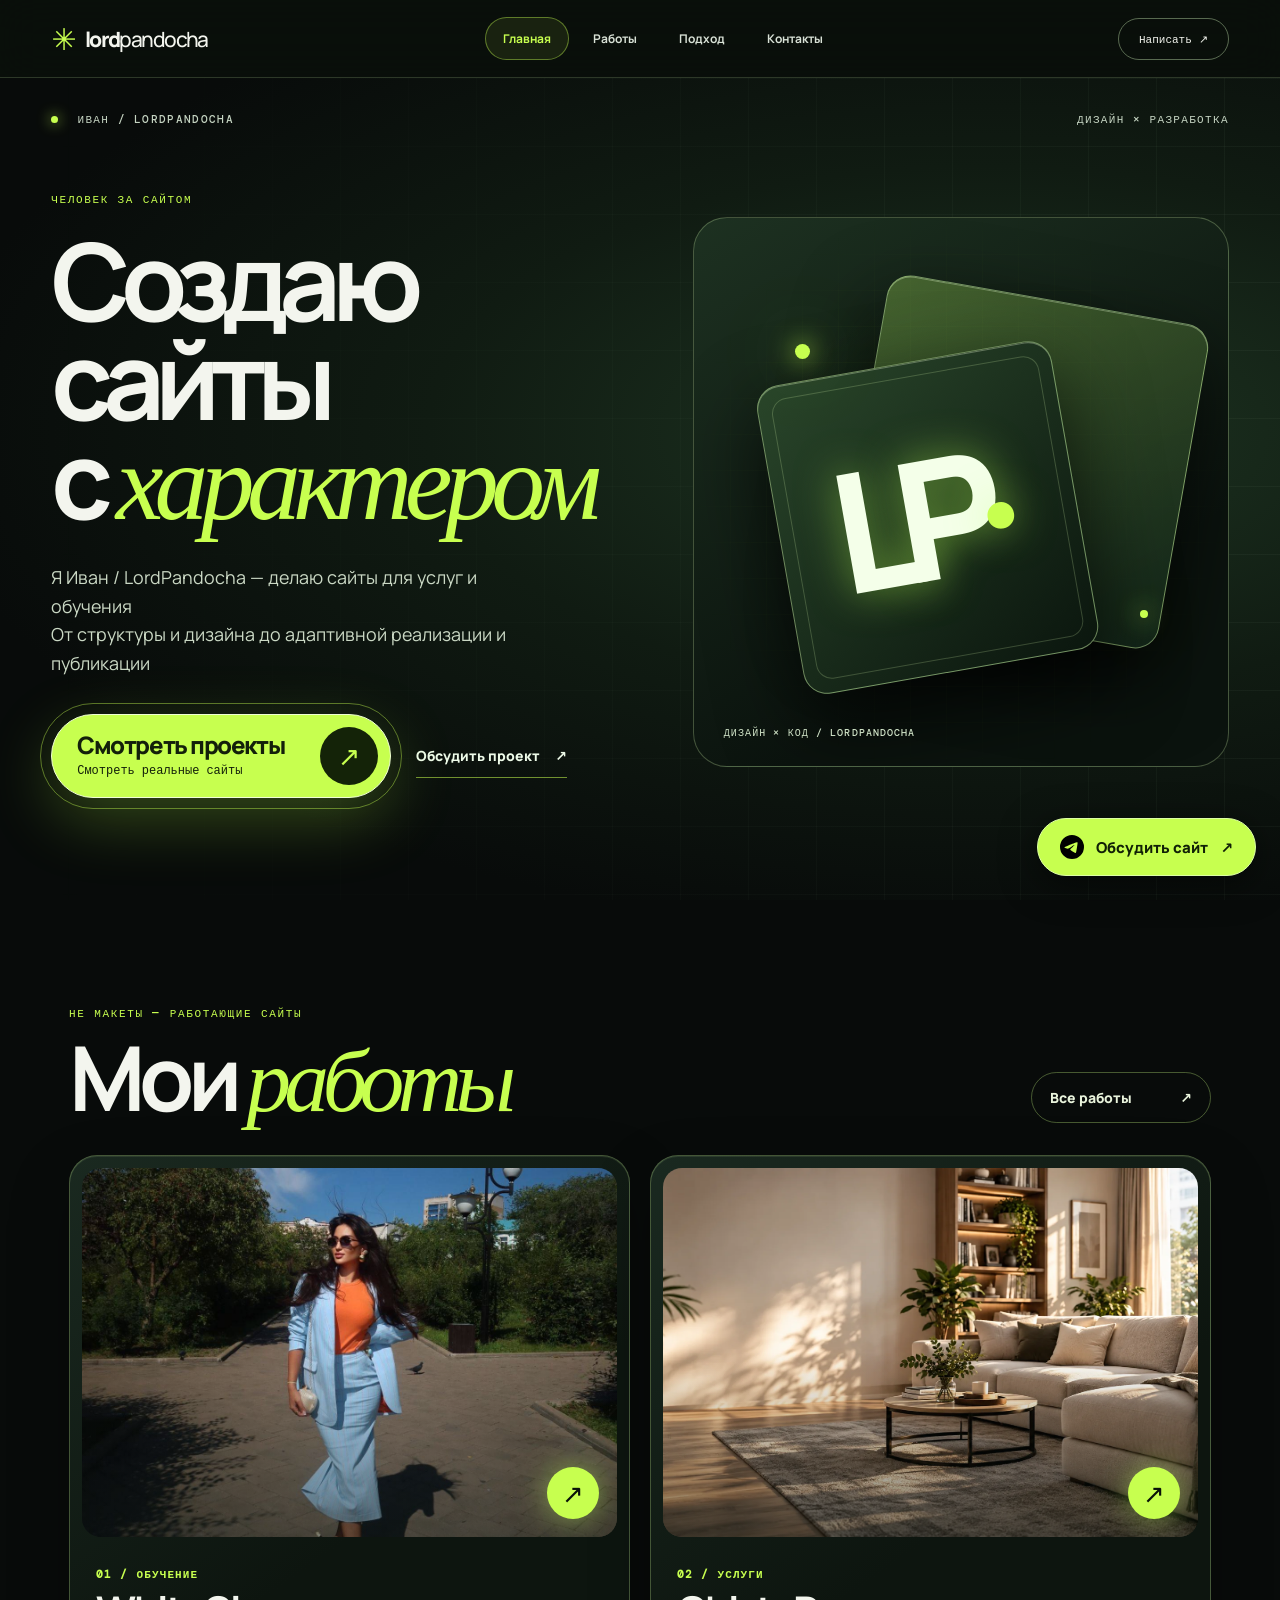
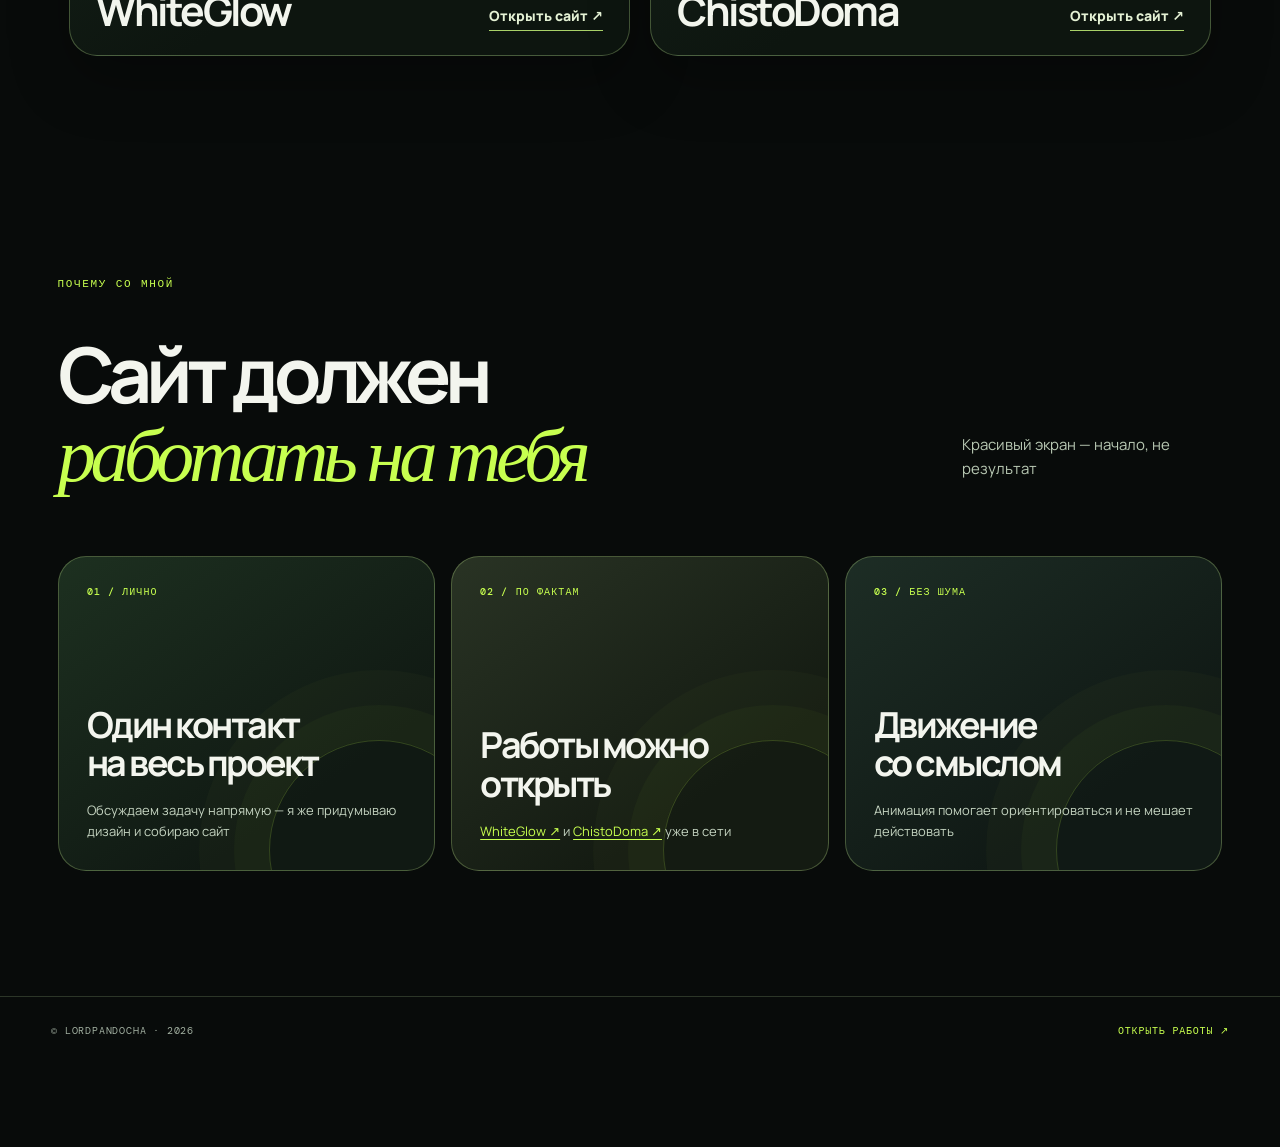
<file: index.html>
<!doctype html>
<html lang="ru">
<head>
  <meta charset="utf-8"><meta name="viewport" content="width=device-width, initial-scale=1"><meta name="theme-color" content="#080b0a">
  <meta name="description" content="Иван LordPandocha — дизайн и разработка сайтов, реальные проекты WhiteGlow и ChistoDoma">
  <title>LordPandocha — Иван, дизайн и разработка сайтов</title>
  <link rel="preconnect" href="https://fonts.googleapis.com"><link rel="preconnect" href="https://fonts.gstatic.com" crossorigin>
  <link href="https://fonts.googleapis.com/css2?family=DM+Mono:wght@400;500&family=Manrope:wght@400;500;600;700;800&display=swap" rel="stylesheet">
  <link rel="stylesheet" href="site.css?v=16"><script src="site.js?v=8" defer></script>
<link rel="stylesheet" href="refinements.css?v=2"><script src="refinements.js?v=2" defer></script><meta property="og:type" content="website"><meta property="og:site_name" content="LordPandocha"><meta property="og:title" content="LordPandocha — дизайн и разработка сайтов"><meta property="og:description" content="Иван / LordPandocha — мои работы, подход и связь для обсуждения сайта"><meta property="og:image" content="https://lordpandocha.github.io/LordPandocha/social-cover-v1.jpg"><meta property="og:image:alt" content="LordPandocha — авторское портфолио, дизайн и разработка сайтов"><meta name="twitter:card" content="summary_large_image"><meta name="twitter:image" content="https://lordpandocha.github.io/LordPandocha/social-cover-v1.jpg"><link rel="icon" type="image/svg+xml" href="favicon.svg"><link rel="icon" type="image/png" sizes="48x48" href="favicon-48.png"><link rel="apple-touch-icon" sizes="180x180" href="apple-touch-icon.png"><link rel="canonical" href="https://lordpandocha.github.io/LordPandocha/"><meta property="og:url" content="https://lordpandocha.github.io/LordPandocha/"><meta property="og:locale" content="ru_RU"><script type="application/ld+json">{"@context":"https://schema.org","@type":"ProfilePage","url":"https://lordpandocha.github.io/LordPandocha/","name":"LordPandocha — дизайн и разработка сайтов","mainEntity":{"@type":"Person","@id":"https://lordpandocha.github.io/LordPandocha/#ivan","name":"Иван","alternateName":"LordPandocha","url":"https://lordpandocha.github.io/LordPandocha/","image":"https://lordpandocha.github.io/LordPandocha/social-cover-v1.jpg","sameAs":["https://t.me/LordPandocha","https://www.instagram.com/lordpandocha/"],"knowsAbout":["Веб-дизайн","Разработка сайтов"]}}</script><meta name="google-site-verification" content="DyP27OhgWxH93-Hi8spywCJGVRHj-uxYYTFpGBgfLSM"></head>
<body class="page-home">
  <a class="skip-link" href="#main">К содержанию</a>
  <header class="site-header"><a class="brand" href="index.html" aria-label="LordPandocha — главная"><span class="brand-star">✳</span>lord<span>pandocha</span></a><nav aria-label="Основная навигация"><a href="index.html" aria-current="page">Главная</a><a href="works.html">Работы</a><a href="approach.html">Подход</a><a href="contact.html">Контакты</a></nav><a class="header-cta" href="https://t.me/LordPandocha" target="_blank" rel="noopener noreferrer">Написать ↗</a></header>
  <main id="main">
    <section class="home-hero home-about" aria-labelledby="home-title">
      <div class="home-grid" aria-hidden="true"></div>
      <div class="home-topline"><span><i></i> Иван / LordPandocha</span><span>Дизайн × разработка</span></div>
      <div class="home-about-layout">
        <div class="home-about-copy"><span class="overline">ЧЕЛОВЕК ЗА САЙТОМ</span><h1 id="home-title">Создаю сайты<br>с <em>характером</em></h1><p>Я Иван / LordPandocha — делаю сайты для услуг и обучения<br>От структуры и дизайна до адаптивной реализации и публикации</p><div class="home-actions"><a class="go-button" id="go-button" href="works.html" aria-label="Поехали — открыть мои работы"><span class="go-label"><strong>Смотреть проекты</strong><small>Смотреть реальные сайты</small></span><span class="go-plane" aria-hidden="true">↗</span></a><a class="home-contact-link" href="contact.html">Обсудить проект <span aria-hidden="true">↗</span></a></div></div>
        <div class="about-visual home-visual" aria-hidden="true"><div class="about-grid"></div><div class="about-frame frame-back"></div><div class="about-frame frame-front"><span>LP<span class="about-dot">·</span></span></div><div class="about-spark spark-one"></div><div class="about-spark spark-two"></div><small>ДИЗАЙН × КОД / LORDPANDOCHA</small></div>
      </div>
    </section>
    <section class="home-featured" aria-labelledby="featured-title">
      <div class="home-featured-heading"><div><span class="page-label">НЕ МАКЕТЫ — РАБОТАЮЩИЕ САЙТЫ</span><h2 id="featured-title">Мои <em>работы</em></h2></div><a href="works.html" class="featured-all">Все работы <span aria-hidden="true">↗</span></a></div>
      <div class="featured-grid">
        <article class="featured-card featured-white"><a class="featured-media" href="https://whiteglow.ru/" target="_blank" rel="noopener noreferrer" aria-label="Открыть сайт WhiteGlow"><img src="whiteglow-project.jpg" alt="Фотография Марии на сайте WhiteGlow" loading="lazy"><span class="featured-open" aria-hidden="true">↗</span></a><div class="featured-meta"><div><span>01 / ОБУЧЕНИЕ</span><h3>WhiteGlow</h3></div><a href="https://whiteglow.ru/" target="_blank" rel="noopener noreferrer">Открыть сайт ↗</a></div></article>
        <article class="featured-card featured-chisto"><a class="featured-media" href="https://chistodoma86.ru/" target="_blank" rel="noopener noreferrer" aria-label="Открыть сайт ChistoDoma"><img src="chistodoma-project.webp" alt="Фотография с сайта сервиса ChistoDoma" loading="lazy"><span class="featured-open" aria-hidden="true">↗</span></a><div class="featured-meta"><div><span>02 / УСЛУГИ</span><h3>ChistoDoma</h3></div><a href="https://chistodoma86.ru/" target="_blank" rel="noopener noreferrer">Открыть сайт ↗</a></div></article>
      </div>
    </section>
    <section class="home-why" aria-labelledby="why-title"><div class="home-why-intro"><span class="page-label">ПОЧЕМУ СО МНОЙ</span><h2 id="why-title">Сайт должен<br><em>работать на тебя</em></h2><p>Красивый экран — начало, не результат</p></div><div class="home-why-grid"><article><span>01 / ЛИЧНО</span><h3>Один контакт<br>на весь проект</h3><p>Обсуждаем задачу напрямую — я же придумываю дизайн и собираю сайт</p></article><article><span>02 / ПО ФАКТАМ</span><h3>Работы можно<br>открыть</h3><p><a href="https://whiteglow.ru/" target="_blank" rel="noopener noreferrer">WhiteGlow ↗</a> и <a href="https://chistodoma86.ru/" target="_blank" rel="noopener noreferrer">ChistoDoma ↗</a> уже в сети</p></article><article><span>03 / БЕЗ ШУМА</span><h3>Движение<br>со смыслом</h3><p>Анимация помогает ориентироваться и не мешает действовать</p></article></div></section>
  </main>
  <footer class="site-footer"><span>© LordPandocha · 2026</span><a href="works.html">Открыть работы ↗</a></footer>
<a class="floating-contact" href="https://t.me/LordPandocha" target="_blank" rel="noopener noreferrer"><img src="telegram.svg" width="24" height="24" alt=""><span>Обсудить сайт</span><span aria-hidden="true">↗</span></a></body>
</html>
</file>
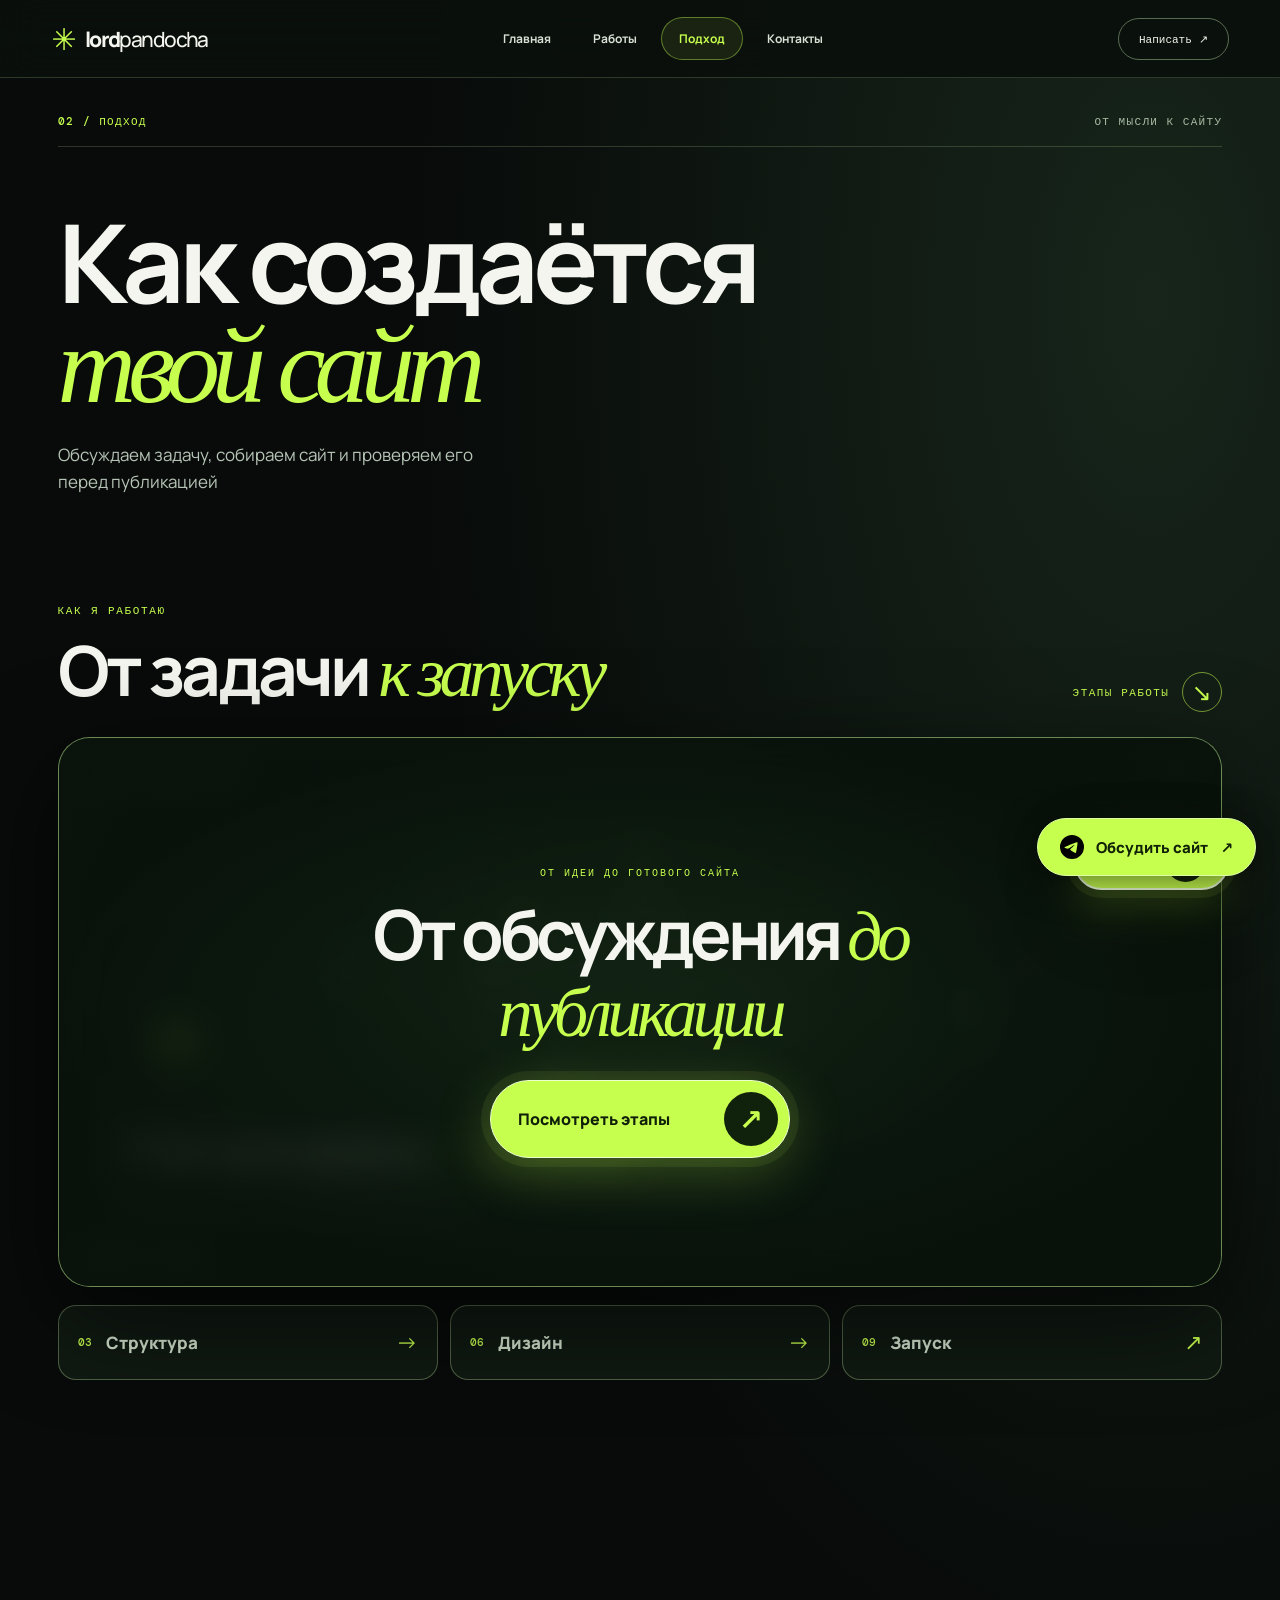
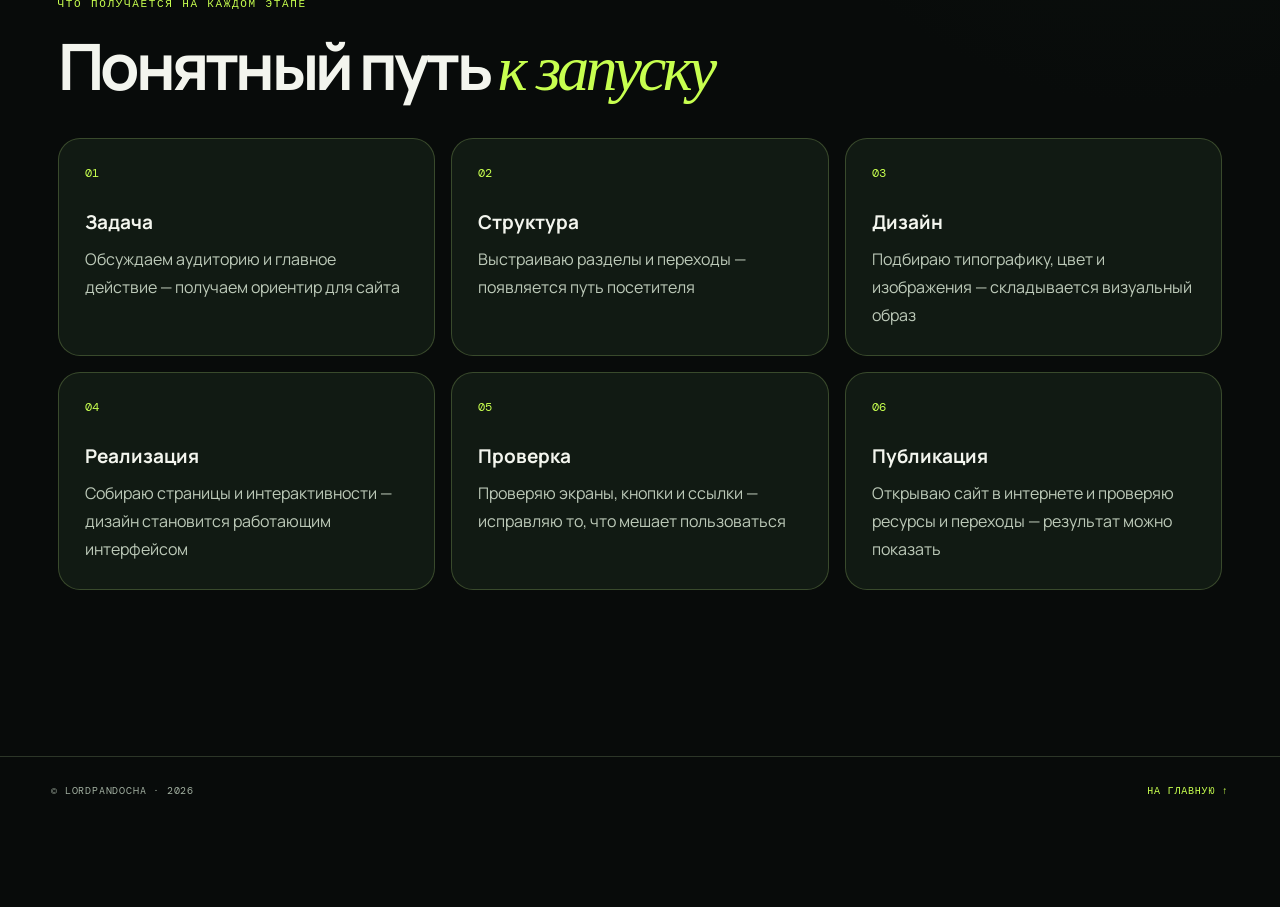
<file: approach.html>
<!doctype html>
<html lang="ru"><head><meta charset="utf-8"><meta name="viewport" content="width=device-width, initial-scale=1"><meta name="theme-color" content="#080b0a"><meta name="description" content="Как Иван LordPandocha создаёт сайты — от идеи до запуска"><title>Подход — LordPandocha</title><link rel="preconnect" href="https://fonts.googleapis.com"><link rel="preconnect" href="https://fonts.gstatic.com" crossorigin><link href="https://fonts.googleapis.com/css2?family=DM+Mono:wght@400;500&family=Manrope:wght@400;500;600;700;800&display=swap" rel="stylesheet"><link rel="stylesheet" href="site.css?v=15"><script src="site.js?v=15" defer></script><script type="module" data-anime-motion src="approach-motion.js?v=1"></script><link rel="stylesheet" href="refinements.css?v=2"><script src="refinements.js?v=2" defer></script><meta property="og:type" content="website"><meta property="og:site_name" content="LordPandocha"><meta property="og:title" content="LordPandocha — дизайн и разработка сайтов"><meta property="og:description" content="Иван / LordPandocha — мои работы, подход и связь для обсуждения сайта"><meta property="og:image" content="https://lordpandocha.github.io/LordPandocha/social-cover-v1.jpg"><meta property="og:image:alt" content="LordPandocha — авторское портфолио, дизайн и разработка сайтов"><meta name="twitter:card" content="summary_large_image"><meta name="twitter:image" content="https://lordpandocha.github.io/LordPandocha/social-cover-v1.jpg"><link rel="icon" type="image/svg+xml" href="favicon.svg"><link rel="icon" type="image/png" sizes="48x48" href="favicon-48.png"><link rel="apple-touch-icon" sizes="180x180" href="apple-touch-icon.png"><link rel="canonical" href="https://lordpandocha.github.io/LordPandocha/approach.html"><meta property="og:url" content="https://lordpandocha.github.io/LordPandocha/approach.html"><meta property="og:locale" content="ru_RU"></head>
<body class="page-inner page-approach"><a class="skip-link" href="#main">К содержанию</a><header class="site-header"><a class="brand" href="index.html" aria-label="LordPandocha — главная"><span class="brand-star">✳</span>lord<span>pandocha</span></a><nav aria-label="Основная навигация"><a href="index.html">Главная</a><a href="works.html">Работы</a><a href="approach.html" aria-current="page">Подход</a><a href="contact.html">Контакты</a></nav><a class="header-cta" href="https://t.me/LordPandocha" target="_blank" rel="noopener noreferrer">Написать ↗</a></header>
<main id="main" class="page-wrap"><div class="page-kicker"><span>02 / ПОДХОД</span><span>От мысли к сайту</span></div><div class="page-intro"><h1>Как создаётся<br><em>твой сайт</em></h1><p>Обсуждаем задачу, собираем сайт и проверяем его перед публикацией</p></div>
<section class="process process-scroll" id="process-scroll" aria-labelledby="process-title"><div class="process-sticky"><div class="process-head"><div><span class="page-label">КАК Я РАБОТАЮ</span><h2 id="process-title">От задачи <em>к запуску</em></h2></div><span class="scroll-cue">ЭТАПЫ РАБОТЫ <span aria-hidden="true">↘</span></span></div><div class="process-cinema signal-cinema" id="process-cinema" data-stage="intro" aria-label="Три этапа работы над сайтом"><div class="cinema-top"><span><i aria-hidden="true"></i> LP / SIGNAL 001</span><span class="cinema-counter" id="cinema-counter">01 — 09</span></div>
<div class="signal-art" aria-hidden="true"><div class="signal-glow"></div><svg class="signal-map" viewBox="0 0 1000 310" preserveAspectRatio="xMidYMid meet"><defs><linearGradient id="signal-gradient"><stop stop-color="#8cab56"/><stop offset=".5" stop-color="#aaf03c"/><stop offset="1" stop-color="#c7ff4f"/></linearGradient><radialGradient id="signal-core"><stop stop-color="#fff"/><stop offset=".4" stop-color="#ecffc1"/><stop offset="1" stop-color="#b7ff47"/></radialGradient></defs><path class="signal-guide" d="M72 223 C190 225 240 125 340 125 C415 125 452 162 452 212 C452 260 405 283 363 253 C315 220 355 135 431 104 C497 77 570 87 616 112 C704 159 720 229 803 208 C863 193 863 112 929 98"/><path class="signal-drawn signal-drawn-glow" d="M72 223 C190 225 240 125 340 125 C415 125 452 162 452 212 C452 260 405 283 363 253 C315 220 355 135 431 104 C497 77 570 87 616 112 C704 159 720 229 803 208 C863 193 863 112 929 98"/><path class="signal-drawn signal-drawn-sharp" id="signal-path" d="M72 223 C190 225 240 125 340 125 C415 125 452 162 452 212 C452 260 405 283 363 253 C315 220 355 135 431 104 C497 77 570 87 616 112 C704 159 720 229 803 208 C863 193 863 112 929 98"/><g class="signal-node" data-node="0" transform="translate(72 223)"><circle class="node-halo" r="29"/><circle class="node-ring" r="12"/><circle class="node-dot" r="4"/></g><g class="signal-node" data-node="1" transform="translate(526 80)"><circle class="node-halo" r="29"/><circle class="node-ring" r="12"/><circle class="node-dot" r="4"/></g><g class="signal-node" data-node="2" transform="translate(929 98)"><circle class="node-halo" r="29"/><circle class="node-ring" r="12"/><circle class="node-dot" r="4"/></g><g id="signal-traveller" class="signal-traveller" transform="translate(72 223)"><circle class="traveller-haze" r="25"/><g class="plane-shape"><path class="plane-body" d="M-22 -10 24 0-22 10-9 0Z"/><path class="plane-fold" d="M-9 0 24 0-16 7Z"/></g></g></svg><div class="holo-burst"><i></i><i></i><i></i></div><div class="holo-projection"><div class="holo-top"><span>LP / HOLOGRAM</span><span>✦ LIVE</span></div><div class="holo-preview"><div class="holo-copy"><i></i><b></b><b></b><small></small></div><div class="holo-visual"><span></span><span></span><span></span></div></div><div class="holo-foot"><span>ОТ ИДЕИ ДО САЙТА</span><i></i></div></div></div>
<div class="cinema-scenes" aria-live="polite"><div class="cinema-prelude is-current"><span>01 — 09 / МАРШРУТ</span><strong>Начинаем <em>с задачи</em></strong><p>Что нужно показать и куда привести посетителя</p></div><div class="cinema-scene"><span>03 / СТРУКТУРА</span><strong>Планируем <em>структуру</em></strong><p>Определяем разделы и главное действие</p></div><div class="cinema-scene"><span>06 / ДИЗАЙН</span><strong>Создаём <em>дизайн</em></strong><p>Подбираем оформление и собираем страницы</p></div><div class="cinema-scene"><span>09 / ЗАПУСК</span><strong>Сайт <em>в сети</em></strong><p>Проверяем экраны, ссылки и опубликованную версию</p></div></div><div class="cinema-bottom"><span id="signal-status">НАЖМИ «ЗАПУСТИТЬ МАРШРУТ»</span><span class="cinema-progress"><i></i></span></div><div class="signal-gate"><span>ОТ ИДЕИ ДО ГОТОВОГО САЙТА</span><h3>От обсуждения <em>до публикации</em></h3><button type="button" class="signal-start">Посмотреть этапы <span aria-hidden="true">↗</span></button></div></div><div class="build-controls" role="group" aria-label="Этапы создания сайта"><button type="button" class="build-step is-current" data-build-step="0" aria-pressed="true"><span>03</span><strong>Структура</strong><i aria-hidden="true">→</i></button><button type="button" class="build-step" data-build-step="1" aria-pressed="false"><span>06</span><strong>Дизайн</strong><i aria-hidden="true">→</i></button><button type="button" class="build-step" data-build-step="2" aria-pressed="false"><span>09</span><strong>Запуск</strong><i aria-hidden="true">↗</i></button></div><button type="button" class="signal-replay" hidden>↻ Повторить маршрут</button></div></section><section class="process-results" aria-labelledby="steps-title"><span class="page-label">ЧТО ПОЛУЧАЕТСЯ НА КАЖДОМ ЭТАПЕ</span><h2 id="steps-title">Понятный путь <em>к запуску</em></h2><ol><li><h3>Задача</h3><p>Обсуждаем аудиторию и главное действие — получаем ориентир для сайта</p></li><li><h3>Структура</h3><p>Выстраиваю разделы и переходы — появляется путь посетителя</p></li><li><h3>Дизайн</h3><p>Подбираю типографику, цвет и изображения — складывается визуальный образ</p></li><li><h3>Реализация</h3><p>Собираю страницы и интерактивности — дизайн становится работающим интерфейсом</p></li><li><h3>Проверка</h3><p>Проверяю экраны, кнопки и ссылки — исправляю то, что мешает пользоваться</p></li><li><h3>Публикация</h3><p>Открываю сайт в интернете и проверяю ресурсы и переходы — результат можно показать</p></li></ol></section><div class="next-page"><a href="contact.html"><span class="next-page-copy">Следующий раздел <strong>Контакты</strong></span><span aria-hidden="true">→</span></a></div></main><footer class="site-footer"><span>© LordPandocha · 2026</span><a href="index.html">На главную ↑</a></footer><a class="floating-contact" href="https://t.me/LordPandocha" target="_blank" rel="noopener noreferrer"><img src="telegram.svg" width="24" height="24" alt=""><span>Обсудить сайт</span><span aria-hidden="true">↗</span></a></body></html>
</file>
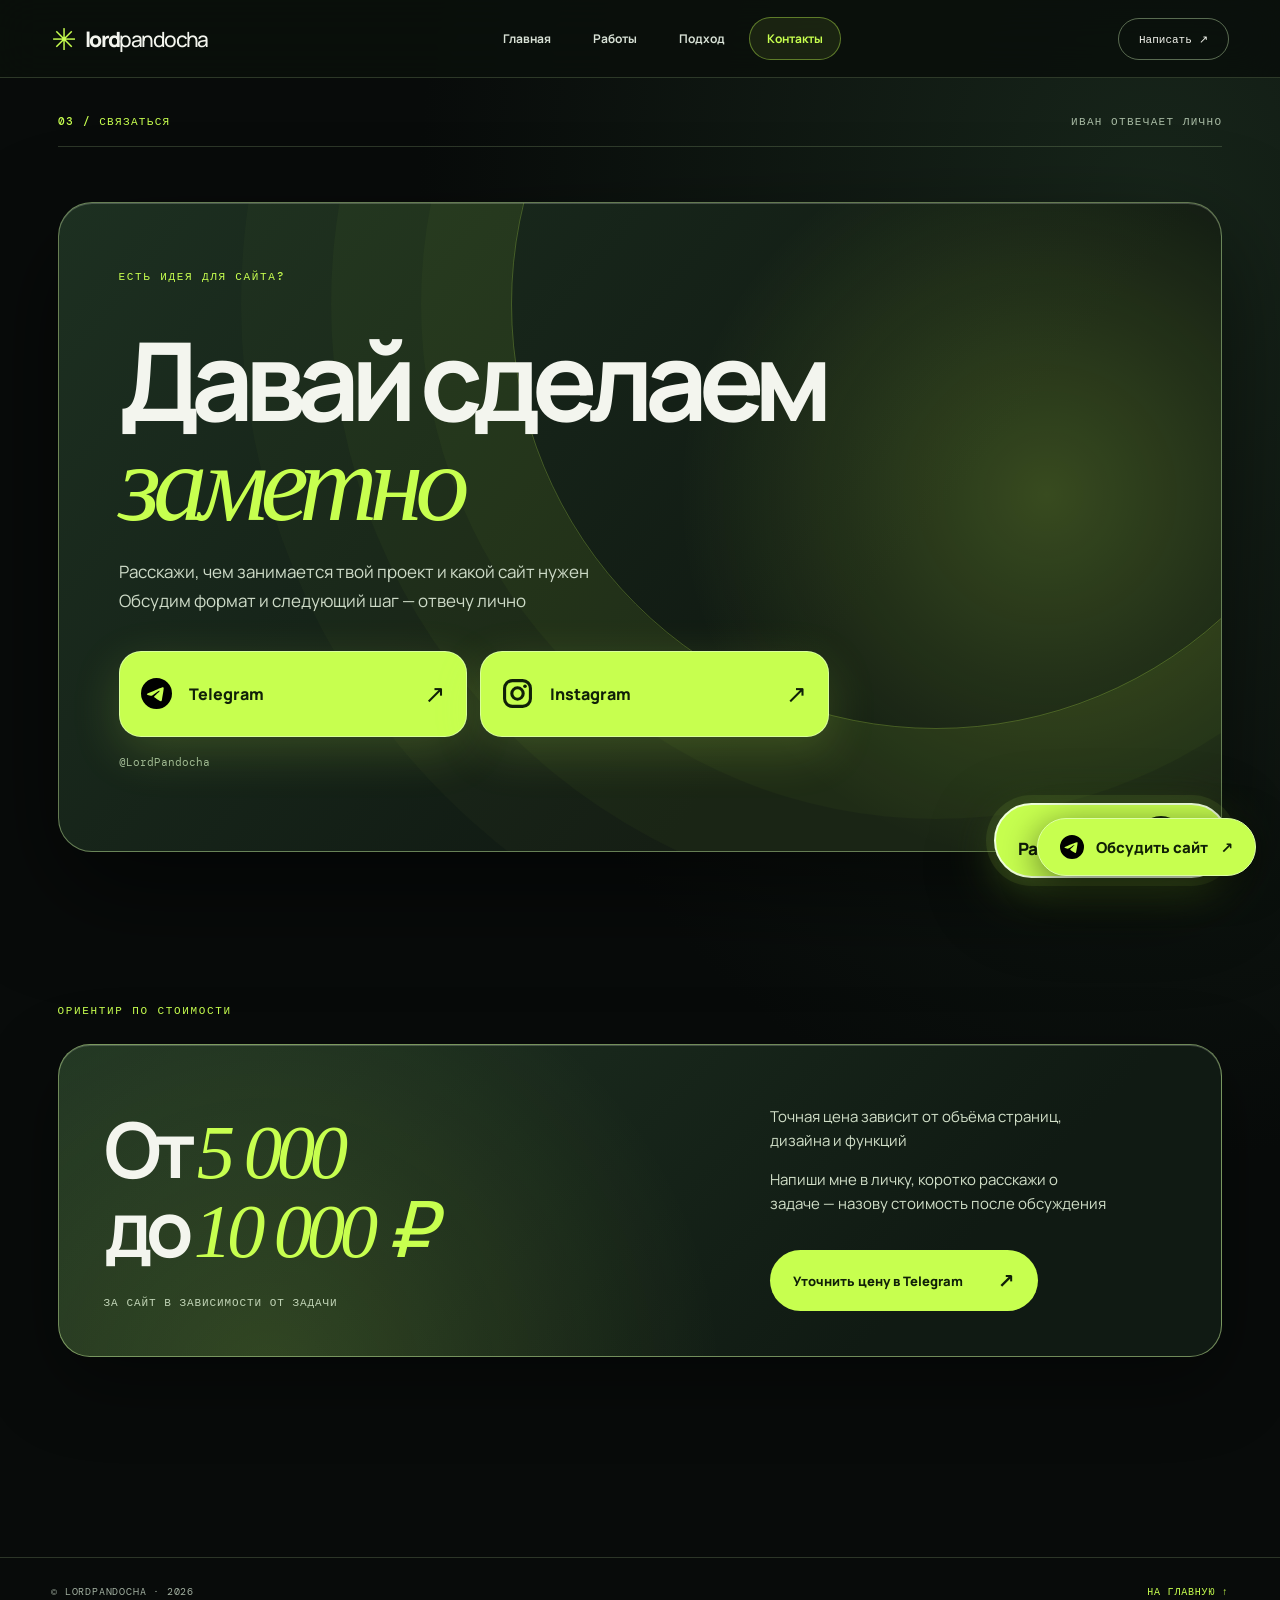
<file: contact.html>
<!doctype html>
<html lang="ru">
<head><meta charset="utf-8"><meta name="viewport" content="width=device-width, initial-scale=1"><meta name="theme-color" content="#080b0a"><meta name="description" content="Связаться с Иваном LordPandocha — Telegram и Instagram, ориентир по стоимости сайта"><title>Контакты и цены — LordPandocha</title><link rel="preconnect" href="https://fonts.googleapis.com"><link rel="preconnect" href="https://fonts.gstatic.com" crossorigin><link href="https://fonts.googleapis.com/css2?family=DM+Mono:wght@400;500&family=Manrope:wght@400;500;600;700;800&display=swap" rel="stylesheet"><link rel="stylesheet" href="site.css?v=8"><script src="site.js?v=8" defer></script><link rel="stylesheet" href="refinements.css?v=2"><script src="refinements.js?v=2" defer></script><meta property="og:type" content="website"><meta property="og:site_name" content="LordPandocha"><meta property="og:title" content="LordPandocha — дизайн и разработка сайтов"><meta property="og:description" content="Иван / LordPandocha — мои работы, подход и связь для обсуждения сайта"><meta property="og:image" content="https://lordpandocha.github.io/LordPandocha/social-cover-v1.jpg"><meta property="og:image:alt" content="LordPandocha — авторское портфолио, дизайн и разработка сайтов"><meta name="twitter:card" content="summary_large_image"><meta name="twitter:image" content="https://lordpandocha.github.io/LordPandocha/social-cover-v1.jpg"><link rel="icon" type="image/svg+xml" href="favicon.svg"><link rel="icon" type="image/png" sizes="48x48" href="favicon-48.png"><link rel="apple-touch-icon" sizes="180x180" href="apple-touch-icon.png"><link rel="canonical" href="https://lordpandocha.github.io/LordPandocha/contact.html"><meta property="og:url" content="https://lordpandocha.github.io/LordPandocha/contact.html"><meta property="og:locale" content="ru_RU"></head>
<body class="page-inner page-contact"><a class="skip-link" href="#main">К содержанию</a><header class="site-header"><a class="brand" href="index.html" aria-label="LordPandocha — главная"><span class="brand-star">✳</span>lord<span>pandocha</span></a><nav aria-label="Основная навигация"><a href="index.html">Главная</a><a href="works.html">Работы</a><a href="approach.html">Подход</a><a href="contact.html" aria-current="page">Контакты</a></nav><a class="header-cta" href="https://t.me/LordPandocha" target="_blank" rel="noopener noreferrer">Написать ↗</a></header>
<main id="main" class="page-wrap"><div class="page-kicker"><span>03 / СВЯЗАТЬСЯ</span><span>Иван отвечает лично</span></div><section class="contact-hero" aria-labelledby="contact-title"><div class="contact-orbit" aria-hidden="true"></div><span class="page-label">ЕСТЬ ИДЕЯ ДЛЯ САЙТА?</span><h1 id="contact-title">Давай сделаем<br><em>заметно</em></h1><p>Расскажи, чем занимается твой проект и какой сайт нужен<br>Обсудим формат и следующий шаг — отвечу лично</p><div class="contact-buttons"><a class="social-button" href="https://t.me/LordPandocha" target="_blank" rel="noopener noreferrer"><img src="telegram.svg" alt="" width="28" height="28"><span>Telegram</span><b aria-hidden="true">↗</b></a><a class="social-button" href="https://www.instagram.com/lordpandocha/" target="_blank" rel="noopener noreferrer"><img src="instagram.svg" alt="" width="28" height="28"><span>Instagram</span><b aria-hidden="true">↗</b></a></div><span class="contact-handle">@LordPandocha</span></section>
<section class="price-section" aria-labelledby="price-title"><span class="page-label">ОРИЕНТИР ПО СТОИМОСТИ</span><div class="price-layout"><div><h2 id="price-title">От <em>5 000</em><br>до <em>10 000 ₽</em></h2><span class="price-caption">за сайт в зависимости от задачи</span></div><div class="price-detail"><p>Точная цена зависит от объёма страниц, дизайна и функций</p><p>Напиши мне в личку, коротко расскажи о задаче — назову стоимость после обсуждения</p><a class="pill-primary" href="https://t.me/LordPandocha" target="_blank" rel="noopener noreferrer">Уточнить цену в Telegram <span>↗</span></a></div></div></section>
<div class="next-page"><a href="works.html"><span class="next-page-copy">Смотреть дальше <strong>Работы</strong></span><span aria-hidden="true">→</span></a></div></main><footer class="site-footer"><span>© LordPandocha · 2026</span><a href="index.html">На главную ↑</a></footer><a class="floating-contact" href="https://t.me/LordPandocha" target="_blank" rel="noopener noreferrer"><img src="telegram.svg" width="24" height="24" alt=""><span>Обсудить сайт</span><span aria-hidden="true">↗</span></a></body></html>
</file>
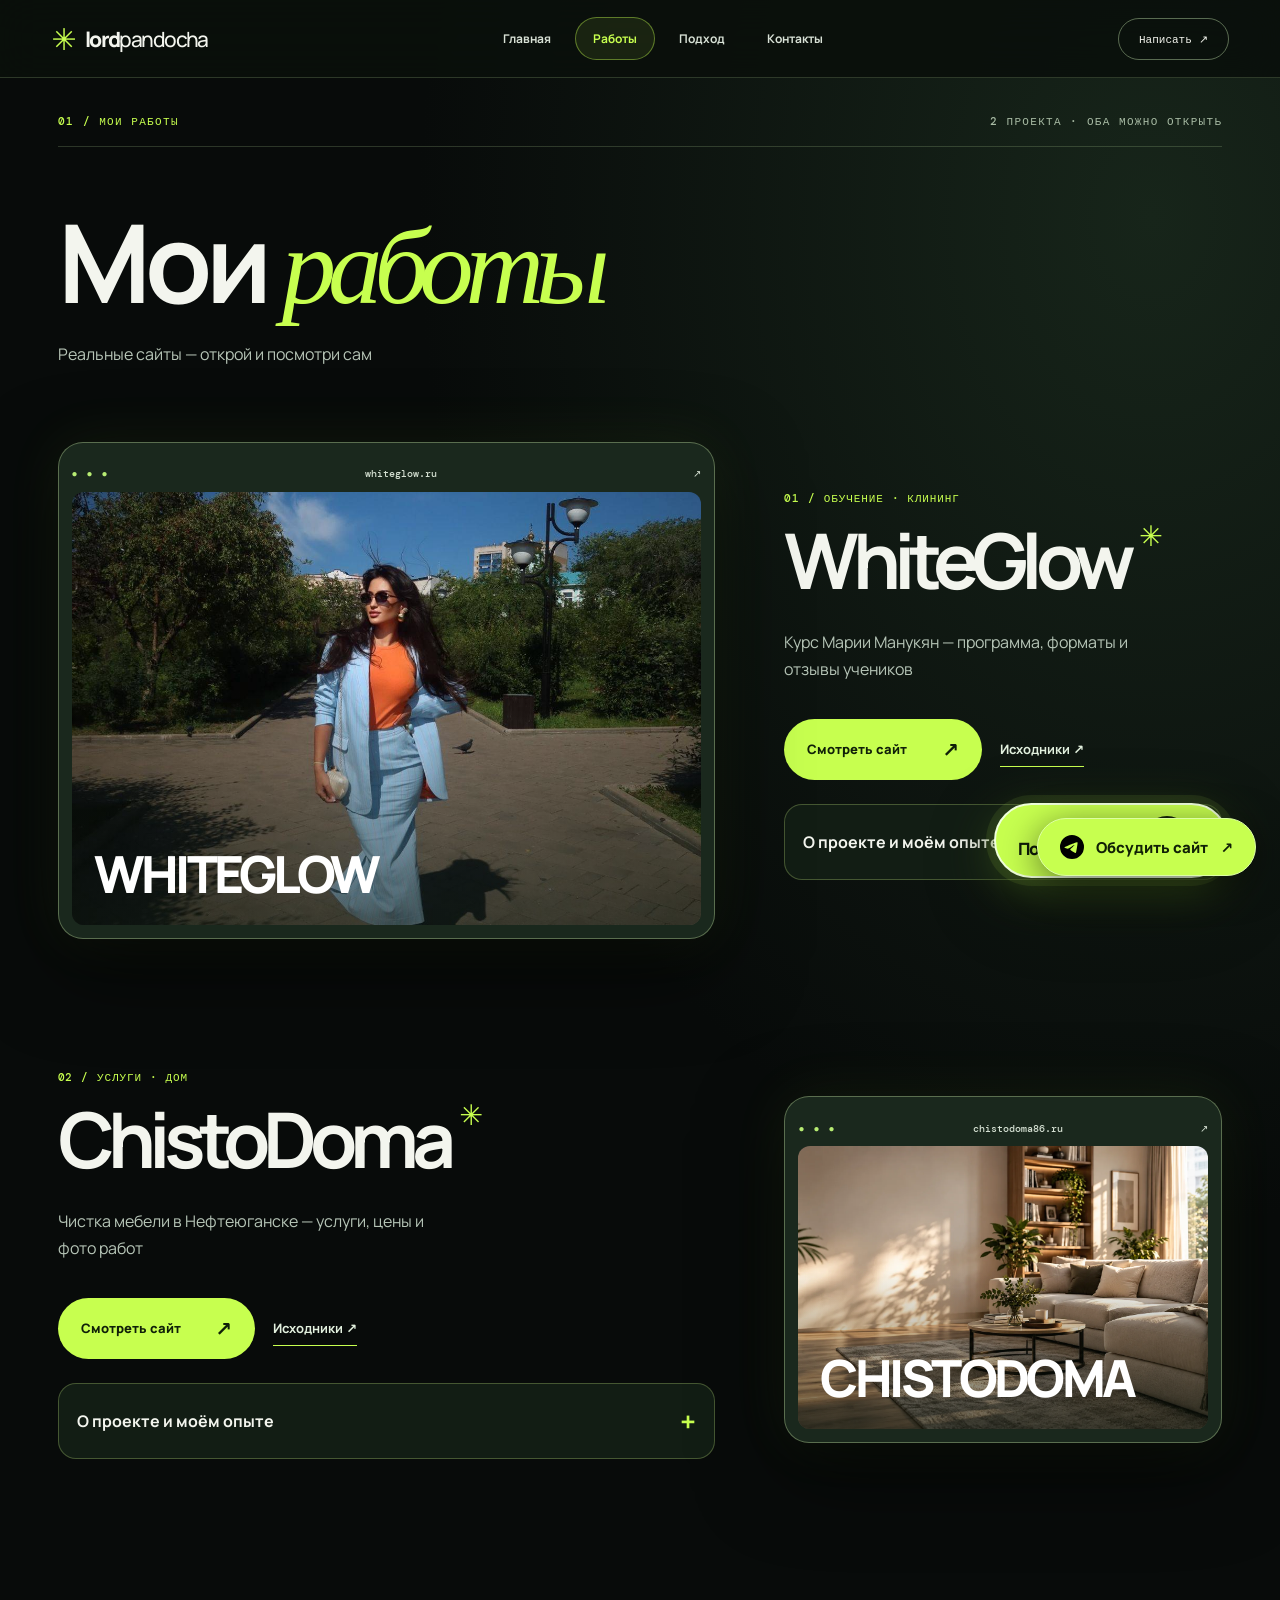
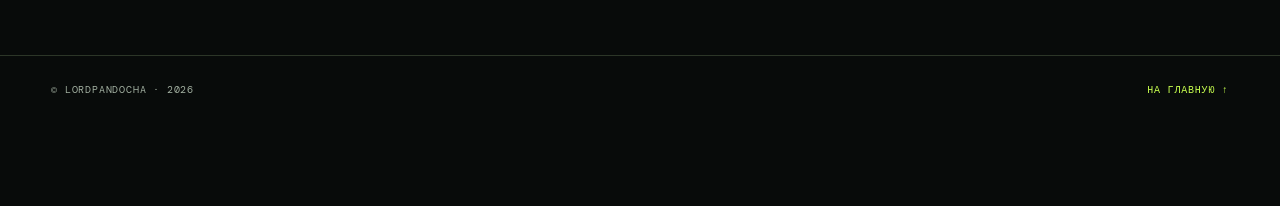
<file: works.html>
<!doctype html>
<html lang="ru">
<head><meta charset="utf-8"><meta name="viewport" content="width=device-width, initial-scale=1"><meta name="theme-color" content="#080b0a"><meta name="description" content="Работы LordPandocha — действующие сайты WhiteGlow и ChistoDoma"><title>Работы — LordPandocha</title><link rel="preconnect" href="https://fonts.googleapis.com"><link rel="preconnect" href="https://fonts.gstatic.com" crossorigin><link href="https://fonts.googleapis.com/css2?family=DM+Mono:wght@400;500&family=Manrope:wght@400;500;600;700;800&display=swap" rel="stylesheet"><link rel="stylesheet" href="site.css?v=8"><script src="site.js?v=8" defer></script><link rel="stylesheet" href="refinements.css?v=2"><script src="refinements.js?v=2" defer></script><meta property="og:type" content="website"><meta property="og:site_name" content="LordPandocha"><meta property="og:title" content="LordPandocha — дизайн и разработка сайтов"><meta property="og:description" content="Иван / LordPandocha — мои работы, подход и связь для обсуждения сайта"><meta property="og:image" content="https://lordpandocha.github.io/LordPandocha/social-cover-v1.jpg"><meta property="og:image:alt" content="LordPandocha — авторское портфолио, дизайн и разработка сайтов"><meta name="twitter:card" content="summary_large_image"><meta name="twitter:image" content="https://lordpandocha.github.io/LordPandocha/social-cover-v1.jpg"><link rel="icon" type="image/svg+xml" href="favicon.svg"><link rel="icon" type="image/png" sizes="48x48" href="favicon-48.png"><link rel="apple-touch-icon" sizes="180x180" href="apple-touch-icon.png"><link rel="canonical" href="https://lordpandocha.github.io/LordPandocha/works.html"><meta property="og:url" content="https://lordpandocha.github.io/LordPandocha/works.html"><meta property="og:locale" content="ru_RU"></head>
<body class="page-inner page-works"><a class="skip-link" href="#main">К содержанию</a><header class="site-header"><a class="brand" href="index.html" aria-label="LordPandocha — главная"><span class="brand-star">✳</span>lord<span>pandocha</span></a><nav aria-label="Основная навигация"><a href="index.html">Главная</a><a href="works.html" aria-current="page">Работы</a><a href="approach.html">Подход</a><a href="contact.html">Контакты</a></nav><a class="header-cta" href="https://t.me/LordPandocha" target="_blank" rel="noopener noreferrer">Написать ↗</a></header>
<main id="main" class="page-wrap"><div class="page-kicker"><span>01 / МОИ РАБОТЫ</span><span>2 проекта · оба можно открыть</span></div><div class="page-intro"><h1>Мои <em>работы</em></h1><p>Реальные сайты — открой и посмотри сам</p></div>
<div class="work-list"><article class="work-card"><a class="work-image work-white" href="https://whiteglow.ru/" target="_blank" rel="noopener noreferrer" aria-label="Открыть WhiteGlow"><div class="work-browser"><span class="browser-dots" aria-hidden="true">● ● ●</span><span>whiteglow.ru</span><span>↗</span></div><img src="whiteglow-project.jpg" alt="Фотография Марии на сайте курса WhiteGlow" loading="eager"><span class="work-image-title">WHITEGLOW</span></a><div class="work-copy"><span class="project-tag">01 / ОБУЧЕНИЕ · КЛИНИНГ</span><h2>WhiteGlow<span>✳</span></h2><p>Курс Марии Манукян — программа, форматы и отзывы учеников</p><div class="work-links"><a class="pill-primary" href="https://whiteglow.ru/" target="_blank" rel="noopener noreferrer">Смотреть сайт <span>↗</span></a><a class="text-link" href="https://github.com/LordPandocha/WhiteGlow" target="_blank" rel="noopener noreferrer">Исходники ↗</a></div><details class="case-detail"><summary><strong>О проекте и моём опыте</strong><b aria-hidden="true">+</b></summary><div class="case-body"><div><h3>О проекте и задаче интерфейса</h3><p>Сайт курса Марии Манукян — программа, форматы обучения и отзывы учеников — важно помочь посетителю разобраться в предложении и найти способ связаться</p></div><div><h3>Моя роль</h3><p>Структура страницы, визуальное оформление и сборка сайта</p></div><div><h3>Что было сложно</h3><p>Один из первых полноценных проектов — приходилось учиться связывать большие объёмы информации в последовательную историю и проверять её на небольшом экране</p></div><div><h3>Как решал задачу</h3><p>Разделил программу, форматы и отзывы на самостоятельные блоки — так читателю легче сравнивать и находить нужное</p></div><div><h3>Чему научился</h3><p>Сначала выстраивать иерархию информации, затем добавлять визуальные акценты и проверять готовую страницу после публикации</p></div><a class="pill-primary" href="https://whiteglow.ru/" target="_blank" rel="noopener noreferrer">Посмотреть результат ↗</a></div></details></div></article>
<article class="work-card reverse"><a class="work-image work-chisto" href="https://chistodoma86.ru/" target="_blank" rel="noopener noreferrer" aria-label="Открыть ChistoDoma"><div class="work-browser"><span class="browser-dots" aria-hidden="true">● ● ●</span><span>chistodoma86.ru</span><span>↗</span></div><img src="chistodoma-project.webp" alt="Главная фотография сайта сервиса ChistoDoma" loading="lazy"><span class="work-image-title">CHISTODOMA</span></a><div class="work-copy"><span class="project-tag">02 / УСЛУГИ · ДОМ</span><h2>ChistoDoma<span>✳</span></h2><p>Чистка мебели в Нефтеюганске — услуги, цены и фото работ</p><div class="work-links"><a class="pill-primary" href="https://chistodoma86.ru/" target="_blank" rel="noopener noreferrer">Смотреть сайт <span>↗</span></a><a class="text-link" href="https://github.com/LordPandocha/ChistoDoma" target="_blank" rel="noopener noreferrer">Исходники ↗</a></div><details class="case-detail"><summary><strong>О проекте и моём опыте</strong><b aria-hidden="true">+</b></summary><div class="case-body"><div><h3>О проекте и задаче интерфейса</h3><p>Сайт чистки мебели в Нефтеюганске — посетителю нужно понять перечень услуг, посмотреть цены и фотографии работ, затем перейти к обращению</p></div><div><h3>Моя роль</h3><p>Дизайн и сборка сайта с информацией об услугах</p></div><div><h3>Что было сложно</h3><p>В первом практическом опыте оказалось важно не перегрузить страницу — фотографии, информация и кнопки должны помогать принять решение с телефона</p></div><div><h3>Как решал задачу</h3><p>Собрал услуги, цены и фото работ в одном сценарии — от знакомства с предложением к контакту</p></div><div><h3>Чему научился</h3><p>Смотреть на страницу глазами посетителя и проверять весь путь до обращения — в том числе ссылки и изображения уже в интернете</p></div><a class="pill-primary" href="https://chistodoma86.ru/" target="_blank" rel="noopener noreferrer">Посмотреть результат ↗</a></div></details></div></article></div>
<div class="next-page"><a href="approach.html"><span class="next-page-copy">Следующий раздел <strong>Подход</strong></span><span aria-hidden="true">→</span></a></div></main><footer class="site-footer"><span>© LordPandocha · 2026</span><a href="index.html">На главную ↑</a></footer><a class="floating-contact" href="https://t.me/LordPandocha" target="_blank" rel="noopener noreferrer"><img src="telegram.svg" width="24" height="24" alt=""><span>Обсудить сайт</span><span aria-hidden="true">↗</span></a></body></html>
</file>
<file: site.css>
:root{--bg:#080b0a;--panel:#111a14;--ink:#f3f5ee;--muted:#a7b6a8;--lime:#c7ff4f;--line:#b5d69836;--mono:"DM Mono",monospace;--font:Manrope,system-ui,sans-serif}
*,*::before,*::after{box-sizing:border-box}html{scroll-behavior:smooth}body{margin:0;min-width:280px;background:var(--bg);color:var(--ink);font-family:var(--font);overflow-x:hidden}a{color:inherit}button{font:inherit}img{max-width:100%}:focus-visible{outline:2px solid var(--lime);outline-offset:5px}.skip-link{position:fixed;z-index:110;top:-80px;left:14px;padding:12px 18px;background:var(--lime);color:#0a1208;border-radius:12px}.skip-link:focus{top:12px}
.site-header{position:sticky;top:0;z-index:80;display:flex;align-items:center;justify-content:space-between;gap:22px;min-height:78px;padding:0 max(4vw,22px);border-bottom:1px solid var(--line);background:#0a100ce8;backdrop-filter:blur(20px)}.brand{display:inline-flex;align-items:center;text-decoration:none;font-size:21px;font-weight:800;letter-spacing:-.075em;white-space:nowrap}.brand>span:last-child{font-weight:500}.brand-star{margin-right:10px;color:var(--lime);font-size:30px;line-height:1;animation:spin 18s linear infinite}.site-header nav{display:flex;align-items:center;gap:6px}.site-header nav a{padding:12px 17px;border:1px solid transparent;border-radius:100px;color:#d8e1d6;text-decoration:none;font-size:12px;font-weight:700;white-space:nowrap;transition:background .25s,color .25s,border-color .25s}.site-header nav a:hover,.site-header nav a[aria-current]{background:#c7ff4f16;border-color:#c7ff4f67;color:var(--lime)}.header-cta{padding:13px 20px;border:1px solid #a7c69580;border-radius:100px;text-decoration:none;font:500 11px var(--mono);white-space:nowrap;transition:background .25s,color .25s}.header-cta:hover{background:var(--lime);color:#101809}.site-footer{display:flex;justify-content:space-between;gap:16px;padding:27px max(4vw,22px);border-top:1px solid var(--line);color:#a2b0a1;font:10px var(--mono);letter-spacing:.08em;text-transform:uppercase}.site-footer a{text-decoration:none;color:var(--lime)}
.page-home{background:#080b0a}.home-hero{position:relative;isolation:isolate;min-height:calc(100svh - 78px);padding:34px max(4vw,22px) 24px;display:flex;flex-direction:column;justify-content:space-between;overflow:hidden;background:radial-gradient(ellipse at 78% 48%,#203521 0%,#0d150f 42%,#080b0a 78%)}.home-grid{position:absolute;inset:0;z-index:-2;background-image:linear-gradient(#d7ffd50a 1px,transparent 1px),linear-gradient(90deg,#d7ffd50a 1px,transparent 1px);background-size:68px 68px;mask-image:linear-gradient(90deg,transparent,#000)}.home-art{position:absolute;z-index:-1;right:-5%;top:4%;width:min(67vw,1080px);height:86%;opacity:.8;mix-blend-mode:screen;animation:float 8s ease-in-out infinite}.home-art img{width:100%;height:100%;object-fit:contain;filter:drop-shadow(0 0 90px #abf55466);mask-image:radial-gradient(ellipse 65% 65% at center,#000 60%,transparent 100%)}.home-topline,.home-bottomline{display:flex;justify-content:space-between;gap:22px;color:#c5d4c2;font:500 11px var(--mono);letter-spacing:.12em;text-transform:uppercase}.home-topline i{display:inline-block;width:7px;height:7px;margin-right:11px;border-radius:50%;background:var(--lime);box-shadow:0 0 14px var(--lime)}.home-center{width:min(1300px,100%);margin:10vh 0 7vh}.overline,.page-label{font:500 11px var(--mono);letter-spacing:.15em;text-transform:uppercase;color:var(--lime)}.home-center h1{font-size:clamp(80px,11.5vw,185px);line-height:.82;letter-spacing:-.095em;margin:28px 0 30px;font-weight:800}.home-center h1 em,.page-intro h1 em,.about-story h1 em,.contact-hero h1 em,.why h2 em,.process-head h2 em,.approach-manifesto p em{font-family:Georgia,serif;font-weight:400;color:var(--lime);letter-spacing:-.075em}.home-center>p{max-width:440px;color:#c3d0c0;font-size:16px;line-height:1.65;margin:0 0 35px}.go-button{position:relative;display:inline-flex;align-items:center;justify-content:space-between;gap:50px;min-width:295px;min-height:94px;padding:18px 20px 18px 31px;background:var(--lime);color:#13200a;border-radius:100px;text-decoration:none;box-shadow:0 0 0 11px #c7ff4f0c,0 18px 70px #b8f85066;transition:transform .3s,box-shadow .3s}.go-button:hover{transform:translateY(-5px);box-shadow:0 0 0 18px #c7ff4f17,0 25px 90px #b8f85088}.go-label{display:flex;flex-direction:column;gap:5px}.go-label strong{font-size:24px;line-height:1;font-weight:800;letter-spacing:-.06em}.go-label small{font:500 11px var(--mono)}.go-plane{display:grid;place-items:center;width:54px;height:54px;border-radius:50%;background:#142308;color:var(--lime);font-size:29px;transition:transform .3s}.go-button:hover .go-plane{transform:rotate(35deg)}.home-bottomline{padding-top:19px;border-top:1px solid var(--line)}.home-preview{display:grid;grid-template-columns:1fr 1fr;gap:16px;width:min(1400px,92vw);margin:0 auto;padding:90px 0 120px}.home-preview a{min-height:300px;position:relative;display:flex;flex-direction:column;justify-content:space-between;padding:30px;border:1px solid #add1845c;border-radius:28px;background:linear-gradient(135deg,#24352a,#111914 75%);text-decoration:none;transition:transform .3s,border-color .3s}.home-preview a:hover{transform:translateY(-8px);border-color:var(--lime)}.home-preview a:nth-child(2){background:linear-gradient(135deg,#252c21,#121914 75%)}.home-preview a>span{font:500 11px var(--mono);color:var(--lime)}.home-preview strong{font-size:clamp(33px,4vw,65px);line-height:1.05;letter-spacing:-.07em}.home-preview b{position:absolute;right:28px;bottom:26px;color:var(--lime);font-size:45px;font-weight:400}
.flight{position:fixed;inset:0;z-index:120;overflow:hidden;pointer-events:none;visibility:hidden;background:#0e1a10}.flight.is-active{visibility:visible;animation:flight-back 1.4s ease-in-out both}.flight-lines{position:absolute;inset:-50%;background:repeating-linear-gradient(125deg,transparent 0 70px,#c7ff4f18 71px 73px,transparent 75px 145px);opacity:0}.flight.is-active .flight-lines{animation:flight-lines 1.3s ease-out both}.flight-plane{position:absolute;width:clamp(90px,13vw,190px);height:auto;left:10%;top:62%;filter:drop-shadow(0 0 35px #c7ff4fbb);transform:translate(-120vw,50vh) rotate(-24deg)}.flight.is-active .flight-plane{animation:plane-fly 1.25s cubic-bezier(.22,.8,.18,1) forwards}.flight-trail{position:absolute;left:-30%;top:70%;width:110%;height:3px;background:linear-gradient(90deg,transparent,#c7ff4f,#f5ffdf);transform:rotate(-26deg) scaleX(0);transform-origin:left;filter:drop-shadow(0 0 20px #c7ff4f)}.flight.is-active .flight-trail{animation:flight-trail 1.2s ease-out forwards}.flight-word{position:absolute;left:50%;top:48%;transform:translate(-50%,-50%) scale(.7);color:#efffe2;font-size:clamp(58px,12vw,185px);font-weight:800;letter-spacing:-.09em;white-space:nowrap;opacity:0}.flight-word span{color:var(--lime)}.flight.is-active .flight-word{animation:flight-word 1.2s ease-in-out forwards}@keyframes plane-fly{0%{transform:translate(-120vw,50vh) rotate(-24deg)}55%{transform:translate(38vw,-27vh) rotate(4deg)}100%{transform:translate(120vw,-80vh) rotate(-15deg)}}@keyframes flight-word{30%{opacity:0;transform:translate(-50%,-50%) scale(.7)}54%,78%{opacity:1;transform:translate(-50%,-50%) scale(1)}100%{opacity:0;transform:translate(-50%,-50%) scale(1.15)}}@keyframes flight-back{0%{clip-path:circle(0 at 50% 75%)}35%,80%{clip-path:circle(150% at 50% 50%)}100%{clip-path:circle(0 at 90% 0)}}@keyframes flight-lines{20%{opacity:0;transform:translate(0,0)}55%{opacity:1}100%{opacity:0;transform:translate(240px,-240px)}}@keyframes flight-trail{45%{transform:rotate(-26deg) scaleX(0);opacity:0}78%{transform:rotate(-26deg) scaleX(1);opacity:1}100%{transform:rotate(-26deg) scaleX(1);opacity:0}}@keyframes spin{to{transform:rotate(360deg)}}@keyframes float{50%{transform:translateY(-22px) rotate(-2deg)}}
.page-inner{background:radial-gradient(ellipse at 90% 12%,#17251a 0%,#080b0a 42%) fixed}.page-wrap{width:min(1400px,91vw);margin:auto;min-height:calc(100svh - 144px)}.page-kicker{display:flex;justify-content:space-between;gap:20px;padding:36px 0 18px;border-bottom:1px solid var(--line);font:500 11px var(--mono);letter-spacing:.12em;text-transform:uppercase;color:#a8bba4}.page-kicker span:first-child{color:var(--lime)}.page-intro{padding:65px 0 85px}.page-intro h1,.about-story h1,.contact-hero h1{font-size:clamp(62px,8.5vw,130px);line-height:.91;letter-spacing:-.085em;margin:0 0 26px}.page-intro p{max-width:590px;color:#b7c5b7;font-size:17px;line-height:1.7}.next-page{display:flex;align-items:center;justify-content:space-between;gap:25px;margin:30px 0 110px;padding:30px 0;border-top:1px solid var(--line)}.next-page>span{font:500 11px var(--mono);color:var(--lime);letter-spacing:.08em}.next-page>a{display:flex;align-items:center;gap:50px;text-decoration:none;font-size:clamp(24px,3vw,45px);font-weight:800;letter-spacing:-.06em}.next-page>a span{color:var(--lime)}.next-page>a:hover{color:var(--lime)}
.work-list{display:grid;gap:125px;margin-bottom:110px}.work-card{display:grid;grid-template-columns:minmax(0,1.2fr) minmax(0,.8fr);align-items:center;gap:6%}.work-card.reverse .work-image{order:2}.work-card.reverse .work-copy{order:1}.work-image{display:block;position:relative;padding:13px;overflow:hidden;border:1px solid #b2d0956b;border-radius:25px;background:#1a281d;box-shadow:0 28px 85px #0009,0 0 55px #b5fa5315;text-decoration:none;transition:transform .35s,box-shadow .35s}.work-image:hover{transform:translateY(-7px);box-shadow:0 35px 90px #000b,0 0 85px #b5fa5333}.work-browser{height:36px;display:flex;justify-content:space-between;align-items:center;color:#d5e0d2;font:500 10px var(--mono)}.browser-dots{color:#b8ed73;letter-spacing:.15em}.work-image img{display:block;width:100%;aspect-ratio:1.45/1;object-fit:cover;border-radius:12px;transition:transform .6s}.work-image:hover img{transform:scale(1.04)}.work-white img{object-position:60% 40%}.work-image::after{content:"";position:absolute;inset:50% 13px 13px;border-radius:0 0 12px 12px;background:linear-gradient(transparent,#0b150c9c);pointer-events:none}.work-image-title{position:absolute;z-index:1;left:35px;bottom:30px;font-size:clamp(28px,4vw,60px);font-weight:800;letter-spacing:-.07em;color:white}.project-tag{font:500 11px var(--mono);color:var(--lime);letter-spacing:.08em}.work-copy h2{font-size:clamp(47px,6vw,90px);letter-spacing:-.09em;line-height:1;margin:15px 0 30px}.work-copy h2 span{color:var(--lime);font-size:.37em;vertical-align:top;margin-left:10px}.work-copy p{max-width:470px;color:#b6c5b7;font-size:16px;line-height:1.7}.work-links,.about-actions,.contact-buttons{display:flex;align-items:center;gap:18px;flex-wrap:wrap;margin-top:35px}.pill-primary{display:inline-flex;align-items:center;justify-content:space-between;gap:35px;padding:17px 23px;border-radius:100px;background:var(--lime);color:#102008;text-decoration:none;font-size:13px;font-weight:800;transition:transform .25s,box-shadow .25s}.pill-primary:hover{transform:translateY(-3px);box-shadow:0 15px 40px #c7ff4f33}.pill-primary span{font-size:20px}.text-link{text-decoration:none;border-bottom:1px solid var(--lime);padding:8px 0;color:#e2f0de;font-size:13px;font-weight:700}.text-link:hover{color:var(--lime)}
.approach-manifesto{position:relative;overflow:hidden;min-height:500px;padding:36px 45px;margin-bottom:130px;border:1px solid #b5db9680;border-radius:32px;background:radial-gradient(circle at 90% 90%,#c7ff4f3d,transparent 34%),linear-gradient(135deg,#26382a,#111b15 70%);box-shadow:inset 0 1px #fff3,0 30px 95px #0008}.approach-manifesto::before{content:"";position:absolute;inset:12px;border:1px solid #e6ffd028;border-radius:23px;pointer-events:none}.approach-manifesto>span{font:500 11px var(--mono);letter-spacing:.11em;color:var(--lime)}.approach-manifesto p{position:relative;z-index:1;font-size:clamp(45px,6vw,93px);line-height:1.03;letter-spacing:-.08em;font-weight:800;margin:75px 0 30px}.approach-manifesto>b{position:absolute;right:7%;bottom:-15%;color:#c7ff4f59;font-size:300px;font-weight:400;line-height:1;animation:spin 25s linear infinite}.process{margin-bottom:105px}.process-head{display:flex;justify-content:space-between;align-items:end;gap:25px;margin-bottom:25px;flex-wrap:wrap}.process-head h2,.why h2{font-size:clamp(43px,5.5vw,78px);line-height:1;letter-spacing:-.075em;margin:14px 0 0}.process-play{min-height:52px;padding:12px 20px;border:1px solid var(--lime);border-radius:100px;background:var(--lime);color:#111d09;font-size:13px;font-weight:800;cursor:pointer}.process-play:hover{box-shadow:0 0 30px #c7ff4f88}.process-play span{margin-left:15px;font-size:20px}.process-frame{position:relative;overflow:hidden;padding:25px;border:1px solid #b0d68a7a;border-radius:30px;background:linear-gradient(145deg,#1b2a1d,#0e160f 65%);box-shadow:inset 0 1px #fff3,0 30px 100px #0007}.process-items{display:grid;grid-template-columns:repeat(3,1fr);gap:13px}.process-card{position:relative;min-height:310px;display:flex;flex-direction:column;justify-content:space-between;padding:27px;border:1px solid #afd18e5c;border-radius:20px;background:#ffffff08;transition:background .3s,border-color .3s,transform .3s}.process-card>span{font:500 11px var(--mono);color:var(--lime)}.process-card strong{margin-top:auto;font-size:clamp(39px,4vw,64px);line-height:1;letter-spacing:-.07em}.process-card strong span{color:var(--lime)}.process-card p{max-width:300px;color:#bdcabb;font-size:14px;line-height:1.6;margin:15px 0 0}.process-track{position:absolute;z-index:2;left:25px;right:25px;bottom:23px;height:3px;pointer-events:none}.process-track span{display:block;width:100%;height:100%;background:var(--lime);box-shadow:0 0 20px var(--lime);transform:scaleX(0);transform-origin:left}.process-frame.is-playing .process-track span{animation:track-fill 2.6s ease-in-out forwards}.process-frame.is-playing .process-card{animation:card-light .6s ease-out forwards}.process-frame.is-playing .process-card:nth-child(1){animation-delay:.15s}.process-frame.is-playing .process-card:nth-child(2){animation-delay:1s}.process-frame.is-playing .process-card:nth-child(3){animation-delay:1.85s}.process-note{color:#9fad9d;font:11px/1.7 var(--mono)}@keyframes track-fill{to{transform:scaleX(1)}}@keyframes card-light{to{transform:translateY(-7px);background:#c7ff4f16;border-color:#c7ff4f}}
.about-layout{display:grid;grid-template-columns:1fr 1fr;align-items:center;gap:5%;padding:90px 0 130px}.about-visual{height:min(43vw,570px);min-height:400px;position:relative;display:grid;place-items:center;overflow:hidden;border:1px solid #b4d39455;border-radius:34px;background:radial-gradient(circle,#b6fb4e2a,transparent 47%),linear-gradient(135deg,#1b2a1e,#101712)}.about-visual>span{font-size:clamp(160px,23vw,360px);color:var(--lime);line-height:1;text-shadow:0 0 90px #b5ff52aa;animation:spin 24s linear infinite}.about-visual small{position:absolute;left:30px;bottom:27px;font:500 10px var(--mono);color:#d0e3c7;letter-spacing:.11em}.about-ring{position:absolute;width:70%;height:70%;border:1px solid #c7ff4f66;border-radius:50%}.ring-one{transform:rotateX(65deg) rotate(35deg)}.ring-two{transform:rotateY(65deg) rotate(-25deg)}.about-story h1{margin:22px 0 35px}.about-story p{max-width:610px;color:#bac8ba;font-size:17px;line-height:1.7}.about-story p a{color:var(--lime);text-underline-offset:4px}.why{margin-bottom:115px}.why-list{display:grid;grid-template-columns:repeat(3,1fr);gap:14px;margin-top:45px}.why-list article{min-height:260px;padding:25px;border-top:1px solid var(--lime);background:linear-gradient(#c7ff4f0b,transparent)}.why-list article span{font:500 11px var(--mono);color:var(--lime)}.why-list article h3{font-size:28px;letter-spacing:-.06em;margin:40px 0 12px}.why-list article p{color:#b4c2b3;font-size:14px;line-height:1.65}
.contact-hero{position:relative;isolation:isolate;overflow:hidden;min-height:650px;margin:55px 0 110px;padding:60px;border:1px solid #c1e39979;border-radius:34px;background:radial-gradient(circle at 85% 45%,#c7ff4f37,transparent 35%),linear-gradient(130deg,#1d3021,#101912 67%);box-shadow:inset 0 1px #fff3,0 40px 100px #0008}.contact-hero h1{position:relative;z-index:1;margin:45px 0 25px}.contact-hero p{position:relative;z-index:1;max-width:480px;color:#cedbc8;font-size:17px;line-height:1.7}.contact-buttons{position:relative;z-index:1}.contact-main{display:flex;align-items:center;justify-content:space-between;gap:65px;min-height:75px;padding:15px 18px 15px 30px;border-radius:100px;background:var(--lime);color:#152209;text-decoration:none;font-size:16px;font-weight:800;box-shadow:0 15px 55px #c7ff4f49;transition:transform .25s}.contact-main:hover{transform:translateY(-4px)}.contact-main b{display:grid;place-items:center;width:45px;height:45px;border-radius:50%;background:#132207;color:var(--lime);font-size:24px;font-weight:400}.contact-alt{text-decoration:none;padding:18px 23px;border:1px solid #c1d6b0;border-radius:100px;font-weight:700}.contact-alt:hover{background:#ffffff18}.contact-handle{display:block;margin-top:26px;color:#9eb696;font:11px var(--mono)}.contact-orbit{position:absolute;right:-12%;top:-50%;width:850px;height:850px;border:1px solid #c7ff4f42;border-radius:50%;box-shadow:0 0 0 90px #c7ff4f08,0 0 0 180px #c7ff4f08,0 0 0 270px #c7ff4f06;animation:orbit-breathe 8s ease-in-out infinite}@keyframes orbit-breathe{50%{transform:scale(1.09)}}
@media(max-width:1000px){.site-header nav a{padding:10px 11px}.site-header{gap:10px}.header-cta{padding:11px 14px}.home-art{width:85vw;right:-25%}.work-card{grid-template-columns:1fr;gap:30px}.work-card.reverse .work-image,.work-card.reverse .work-copy{order:initial}.work-copy h2{margin-bottom:15px}.work-list{gap:95px}.about-layout{grid-template-columns:1fr;gap:50px}.about-visual{height:500px}.about-story{max-width:740px}}
@media(max-width:680px){.site-header{min-height:105px;flex-wrap:wrap;align-content:center;row-gap:2px;padding:8px 5vw}.brand{font-size:17px}.brand-star{font-size:24px}.header-cta{font-size:10px;padding:9px 12px}.site-header nav{order:3;width:100%;justify-content:space-between;gap:0}.site-header nav a{font-size:10px;padding:9px 7px}.home-hero{min-height:calc(100svh - 105px);padding:25px 5vw 18px}.home-topline{font-size:9px}.home-topline span:last-child{display:none}.home-center{margin:10vh 0 6vh}.home-center h1{font-size:clamp(67px,15vw,100px);margin:23px 0}.home-center>p{max-width:290px;font-size:13px}.home-art{width:145vw;right:-55%;top:7%;height:62%;opacity:.55}.go-button{min-width:245px;min-height:80px;padding:13px 14px 13px 25px;gap:20px}.go-label strong{font-size:22px}.go-plane{width:50px;height:50px}.home-bottomline{font-size:8px}.home-bottomline span:last-child{display:none}.home-preview{grid-template-columns:1fr;gap:10px;padding:65px 0}.home-preview a{min-height:230px}.home-preview strong{font-size:42px}.page-wrap{width:90vw}.page-kicker{font-size:9px;padding:24px 0 14px}.page-kicker span:last-child{text-align:right}.page-intro{padding:50px 0 55px}.page-intro h1,.about-story h1,.contact-hero h1{font-size:clamp(50px,12vw,75px)}.page-intro p{font-size:14px}.work-list{gap:75px}.work-image{padding:8px;border-radius:17px}.work-browser{font-size:8px;height:25px}.work-image img{aspect-ratio:1.13/1;border-radius:9px}.work-image-title{font-size:35px;left:22px;bottom:20px}.work-copy h2{font-size:48px}.work-copy p{font-size:14px}.next-page{flex-direction:column;align-items:flex-start;margin:30px 0 70px}.next-page>a{font-size:29px;gap:22px}.approach-manifesto{min-height:390px;padding:25px;margin-bottom:80px;border-radius:25px}.approach-manifesto p{font-size:clamp(42px,11vw,65px);margin-top:65px}.approach-manifesto>b{font-size:180px;right:-7%;bottom:-5%}.process-head h2,.why h2{font-size:47px}.process-play{width:100%}.process-frame{padding:15px;border-radius:23px}.process-items{grid-template-columns:1fr;gap:9px}.process-card{min-height:145px;padding:18px}.process-card strong{font-size:37px;margin-top:20px}.process-card p{font-size:12px;margin-top:7px}.process-track{left:15px;right:15px;bottom:12px}.process-note{font-size:10px}.about-layout{padding:55px 0 85px}.about-visual{height:65vw;min-height:270px;border-radius:23px}.about-visual>span{font-size:45vw}.about-story p{font-size:14px}.why-list{grid-template-columns:1fr;gap:0;margin-top:25px}.why-list article{min-height:0;padding:20px 0 30px}.why-list article h3{margin:25px 0 9px}.contact-hero{min-height:0;margin:35px 0 70px;padding:28px 20px 45px;border-radius:25px}.contact-hero h1{margin:45px 0 25px}.contact-hero p{font-size:14px}.contact-main,.contact-alt{width:100%;justify-content:space-between}.contact-main{font-size:14px;gap:15px}.contact-orbit{width:500px;height:500px;right:-85%;top:-20%}.site-footer{font-size:9px;flex-wrap:wrap}}
@media(max-width:360px){.brand{font-size:15px}.site-header nav a{font-size:9px;padding:8px 5px}.header-cta{font-size:9px}.home-center h1{font-size:64px}.page-intro h1,.about-story h1,.contact-hero h1{font-size:48px}.work-copy h2{font-size:43px}}
@media(hover:none),(pointer:coarse){.home-preview a:hover,.work-image:hover,.go-button:hover,.pill-primary:hover,.contact-main:hover{transform:none}.work-image:hover img{transform:none}}
@media(prefers-reduced-motion:reduce){html{scroll-behavior:auto}*,*::before,*::after{animation-duration:.001ms!important;animation-iteration-count:1!important;transition-duration:.001ms!important}.home-art,.about-visual>span,.approach-manifesto>b,.brand-star,.contact-orbit{animation:none!important}.flight{display:none}}
.page-hidden .home-art,.page-hidden .brand-star,.page-hidden .about-visual>span,.page-hidden .approach-manifesto>b,.page-hidden .contact-orbit,.is-offscreen{animation-play-state:paused!important}
@media(prefers-reduced-motion:reduce){.process-frame.is-playing .process-track span{transform:scaleX(1)}.process-frame.is-playing .process-card{background:#c7ff4f16;border-color:#c7ff4f}}
.page-inner{background-color:var(--bg);background-image:radial-gradient(ellipse at 90% 12%,#17251a 0%,#080b0a 45%);background-repeat:no-repeat;background-attachment:scroll}
/* Unified cinematic navigation, with native links as its fallback. */
.route-transition{position:fixed;inset:0;z-index:200;overflow:hidden;pointer-events:none;visibility:hidden;background:#0b170e;transform:translateY(101%);isolation:isolate}.route-transition.is-active{visibility:visible;animation:route-cover .78s cubic-bezier(.72,0,.2,1) both}.route-transition-grid{position:absolute;inset:0;background-image:linear-gradient(#dbffc316 1px,transparent 1px),linear-gradient(90deg,#dbffc316 1px,transparent 1px);background-size:65px 65px;mask-image:radial-gradient(ellipse at center,#000,transparent 85%)}.route-transition::before{content:"";position:absolute;left:-10%;top:38%;width:120%;height:170px;background:linear-gradient(90deg,transparent,#c7ff4f36,transparent);filter:blur(45px);transform:rotate(-17deg)}.route-transition-trail{position:absolute;left:-20%;top:70%;width:140%;height:3px;background:linear-gradient(90deg,transparent,#c7ff4f,#f5ffe4,transparent);filter:drop-shadow(0 0 15px #c7ff4f);transform:rotate(-21deg) scaleX(0);transform-origin:left}.route-transition.is-active .route-transition-trail{animation:route-trail .73s ease-out both}.route-transition-plane{position:absolute;z-index:2;left:0;top:0;width:clamp(90px,12vw,170px);height:auto;filter:drop-shadow(0 0 35px #c7ff4fbb)}.route-transition.is-active .route-transition-plane{animation:route-plane .73s cubic-bezier(.16,.7,.15,1) both}.route-transition-copy{position:absolute;z-index:1;inset:0;display:flex;flex-direction:column;align-items:center;justify-content:center;gap:20px;text-align:center;opacity:0}.route-transition.is-active .route-transition-copy{animation:route-copy .7s ease-in-out both}.route-transition-copy small{font:500 11px var(--mono);letter-spacing:.15em;color:#bed2b8}.route-transition-copy strong{font-size:clamp(58px,10vw,165px);line-height:.9;letter-spacing:-.08em;font-weight:800}.route-transition-copy strong span{color:var(--lime)}.has-arrived main{animation:route-arrive .55s cubic-bezier(.16,1,.3,1) both}@keyframes route-cover{0%{transform:translateY(101%)}55%,100%{transform:translateY(0)}}@keyframes route-plane{0%{transform:translate(-20vw,85vh) rotate(-28deg) scale(.6)}100%{transform:translate(112vw,-35vh) rotate(13deg) scale(1.2)}}@keyframes route-trail{25%{transform:rotate(-21deg) scaleX(0);opacity:0}70%{transform:rotate(-21deg) scaleX(1);opacity:1}100%{transform:rotate(-21deg) scaleX(1);opacity:0}}@keyframes route-copy{0%,30%{opacity:0;transform:translateY(26px) scale(.93)}55%,100%{opacity:1;transform:none}}@keyframes route-arrive{from{opacity:.1;transform:translateY(26px)}to{opacity:1;transform:none}}
/* The process is a cinematic route rather than three static cards. */
.process-head{align-items:end}.process-head>div{min-width:0}.process-head h2{margin:12px 0 0}.process-play{background:#c7ff4f16;color:var(--lime);border-color:#b6e88079;min-width:195px}.process-play:hover{background:var(--lime);color:#102008}.process-cinema{position:relative;height:535px;overflow:hidden;border:1px solid #b6e88b8c;border-radius:32px;background:radial-gradient(ellipse at 72% 40%,#426e2f4d,transparent 35%),radial-gradient(ellipse at 18% 90%,#446e2a36,transparent 40%),#0d170f;box-shadow:inset 0 1px #ffffff26,inset 0 0 100px #a1ef4f0a,0 30px 100px #0009;isolation:isolate}.process-cinema::before{content:"";position:absolute;inset:0;z-index:-1;background-image:linear-gradient(#e5ffcf0d 1px,transparent 1px),linear-gradient(90deg,#e5ffcf0d 1px,transparent 1px);background-size:46px 46px;mask-image:linear-gradient(#000,transparent 85%)}.process-cinema::after{content:"";position:absolute;inset:10px;z-index:3;border:1px solid #d5ffc321;border-radius:23px;pointer-events:none}.cinema-top,.cinema-bottom{position:absolute;z-index:4;left:32px;right:32px;display:flex;justify-content:space-between;align-items:center;gap:20px;color:#c9dec0;font:500 11px var(--mono);letter-spacing:.1em}.cinema-top{top:26px}.cinema-top span:first-child{display:flex;align-items:center;gap:10px}.cinema-top i{width:8px;height:8px;border-radius:50%;background:var(--lime);box-shadow:0 0 13px var(--lime)}.cinema-counter{color:var(--lime)}.cinema-map{position:absolute;left:3%;top:42px;width:94%;height:285px;overflow:visible;filter:drop-shadow(0 0 9px #c7ff4f54)}.cinema-ghost{stroke:#d4f8ae3a;stroke-width:2;stroke-dasharray:5 12;fill:none}.cinema-line{stroke:url(#cinema-gradient);stroke-width:5;stroke-linecap:round;fill:none;filter:drop-shadow(0 0 13px #c7ff4f)}.cinema-stop{fill:#c7ff4f;stroke:#f1ffe0;stroke-width:3;filter:drop-shadow(0 0 12px #c7ff4f)}.cinema-plane{opacity:0;filter:drop-shadow(0 0 12px #c7ff4f)}.process-cinema.has-started .cinema-plane{opacity:1}.cinema-scenes{position:absolute;left:5%;right:5%;top:58%;height:150px}.cinema-scene{position:absolute;inset:0;display:flex;flex-direction:column;gap:5px;opacity:0;visibility:hidden;transform:translateY(20px) scale(.97);transition:opacity .55s,transform .65s cubic-bezier(.16,1,.3,1),visibility .55s}.cinema-scene.is-current{opacity:1;visibility:visible;transform:none}.cinema-scene>span{color:var(--lime);font:500 11px var(--mono);letter-spacing:.15em}.cinema-scene strong{font-size:clamp(48px,6vw,88px);line-height:1;letter-spacing:-.08em}.cinema-scene strong em{font-family:Georgia,serif;font-weight:400;color:var(--lime)}.cinema-scene p{color:#d3e0cd;font-size:15px;margin:3px 0 0}.cinema-bottom{bottom:27px}.cinema-progress{width:34%;height:3px;background:#b9d7994d;overflow:hidden;border-radius:10px}.cinema-progress i{display:block;width:100%;height:100%;background:var(--lime);box-shadow:0 0 15px var(--lime);transform:scaleX(0);transform-origin:left}.process-summary{display:flex;justify-content:space-between;gap:10px;list-style:none;padding:0;margin:19px 0 0;counter-reset:stages}.process-summary li{flex:1;padding:12px 0;border-top:1px solid #9cbc815e;color:#aebfa7;font:500 11px var(--mono);letter-spacing:.1em;text-transform:uppercase}.process-summary li::before{counter-increment:stages;content:"0" counter(stages) " / ";color:var(--lime)}
/* Real vector brand marks in matching contact buttons. */
.contact-buttons{display:grid;grid-template-columns:repeat(2,minmax(0,1fr));max-width:710px;gap:13px}.social-button{display:flex;align-items:center;gap:17px;min-height:86px;padding:15px 21px;border:1px solid #e6ffce99;border-radius:22px;background:var(--lime);color:#102008;text-decoration:none;font-size:16px;font-weight:800;box-shadow:0 15px 48px #c7ff4f2e;transition:transform .3s,box-shadow .3s}.social-button:hover{transform:translateY(-5px);box-shadow:0 24px 62px #c7ff4f4e}.social-button img{display:block;flex:none;width:31px;height:31px}.social-button b{margin-left:auto;font-size:25px;line-height:1;font-weight:400}.contact-handle{margin-top:18px}
/* Shorter, higher-signal copy and more breathing room around actual projects. */
.page-works .page-intro{padding-bottom:58px}.page-works .page-intro p{font-size:16px}.work-copy p{max-width:390px}.about-story p{max-width:570px}.home-center>p{max-width:390px}
@media(max-width:680px){.route-transition-copy strong{font-size:clamp(48px,12vw,75px)}.route-transition-copy small{font-size:9px}.route-transition.is-active .route-transition-plane{animation-name:route-plane-mobile}.process-cinema{height:465px;border-radius:23px}.process-cinema::after{inset:7px;border-radius:16px}.cinema-top,.cinema-bottom{left:18px;right:18px;font-size:8px;letter-spacing:.04em}.cinema-top{top:19px}.cinema-map{left:-7%;top:52px;width:114%;height:230px}.cinema-scenes{left:20px;right:20px;top:59%;height:135px}.cinema-scene{transform:translateX(22px) scale(.96)}.cinema-scene strong{font-size:clamp(35px,10vw,54px);line-height:1.02}.cinema-scene p{font-size:12px;line-height:1.5}.cinema-bottom{bottom:21px}.cinema-bottom span:first-child{max-width:170px;line-height:1.4}.cinema-progress{width:28%}.process-summary{margin-top:13px}.process-summary li{font-size:9px}.contact-buttons{grid-template-columns:1fr;max-width:none}.social-button{min-height:76px;border-radius:17px}.touch-device .work-card.in-view .work-image,.touch-device .home-preview a.in-view,.touch-device .why-list article.in-view{animation:touch-enter .7s cubic-bezier(.16,1,.3,1) both}.touch-device .work-card.in-view .work-image img{animation:touch-image .9s cubic-bezier(.16,1,.3,1) both}}
@keyframes route-plane-mobile{0%{transform:translate(-35vw,83vh) rotate(-25deg) scale(.7)}100%{transform:translate(105vw,-20vh) rotate(10deg) scale(1.2)}}@keyframes touch-enter{from{opacity:.55;transform:translateY(26px) scale(.97)}to{opacity:1;transform:none}}@keyframes touch-image{from{transform:scale(1.07)}to{transform:scale(1)}}
@media(prefers-reduced-motion:reduce){.route-transition{display:none}.has-arrived main{animation:none}.cinema-scene{transition:none}.touch-device .work-card.in-view .work-image,.touch-device .home-preview a.in-view,.touch-device .why-list article.in-view,.touch-device .work-card.in-view .work-image img{animation:none}}
@media(max-width:680px){.cinema-map{left:0;width:100%}}
.route-transition.is-active{animation:route-cover-visible .98s cubic-bezier(.72,0,.2,1) both}.route-transition.is-active .route-transition-plane{animation:route-plane-visible .7s .22s cubic-bezier(.2,.7,.2,1) both}.route-transition.is-active .route-transition-trail{animation:route-trail .7s .22s ease-out both}.route-transition.is-active .route-transition-copy{animation:route-copy .7s .2s ease-in-out both}@keyframes route-cover-visible{0%{transform:translateY(101%)}28%,100%{transform:translateY(0)}}@keyframes route-plane-visible{0%{transform:translate(-30vw,75vh) rotate(-25deg) scale(.7)}50%{transform:translate(43vw,42vh) rotate(-13deg) scale(1.15)}100%{transform:translate(110vw,-25vh) rotate(10deg) scale(1.25)}}
@media(max-width:680px){.route-transition.is-active .route-transition-plane{animation-name:route-plane-mobile-visible}@keyframes route-plane-mobile-visible{0%{transform:translate(-30vw,75vh) rotate(-25deg) scale(.7)}50%{transform:translate(40vw,44vh) rotate(-13deg) scale(1.12)}100%{transform:translate(105vw,-15vh) rotate(10deg) scale(1.2)}}}
.cinema-scene{display:none;transition:none}.cinema-scene.is-current{display:flex;animation:scene-appear .48s cubic-bezier(.16,1,.3,1) both}@keyframes scene-appear{from{opacity:0;transform:translateY(24px) scale(.97)}to{opacity:1;transform:none}}
@media(max-width:680px){.cinema-scene.is-current{animation-name:scene-appear-touch}@keyframes scene-appear-touch{from{opacity:0;transform:translateX(26px) scale(.96)}to{opacity:1;transform:none}}}
@media(prefers-reduced-motion:reduce){.cinema-scene.is-current{animation:none}}
/* 2026 portfolio refinement: one clear entrance and a deliberate, readable flight. */
.page-home main{min-height:calc(100svh - 78px)}.home-center{margin:clamp(55px,9vh,130px) 0 clamp(65px,10vh,140px)}.go-button{min-width:390px;min-height:112px;padding:20px 23px 20px 40px;gap:36px;border:1px solid #f0ffd4;box-shadow:0 0 0 13px #c7ff4f0b,0 25px 90px #adf64370,inset 0 2px #ffffffa3}.go-button::before{content:"";position:absolute;inset:-12px;border:1px solid #c7ff4f6b;border-radius:inherit;animation:go-pulse 3.5s ease-in-out infinite;pointer-events:none}.go-label strong{font-size:32px}.go-label small{font-size:12px}.go-plane{width:68px;height:68px}.go-plane svg{width:38px;height:38px;transform:rotate(-12deg)}.go-button:hover .go-plane{transform:rotate(-20deg) translateX(3px)}@keyframes go-pulse{50%{inset:-19px;opacity:.35}}
.page-inner .page-wrap{padding-bottom:70px}.next-page{position:fixed;z-index:65;right:max(22px,4vw);bottom:calc(22px + env(safe-area-inset-bottom));margin:0;padding:0;border:0;filter:drop-shadow(0 15px 27px #000b)}.next-page>a{display:flex;align-items:center;gap:22px;min-height:64px;padding:9px 12px 9px 23px;border:1px solid #d7ffaeaa;border-radius:100px;background:#162917f5;backdrop-filter:blur(16px);color:#f1ffe1;text-decoration:none;font-size:15px;font-weight:800;letter-spacing:-.02em;white-space:nowrap;box-shadow:inset 0 1px #ffffff24;transition:transform .25s,background .25s,box-shadow .25s}.next-page>a:hover{transform:translateY(-4px);background:#254426;box-shadow:0 0 35px #bdfb5344}.next-page>a>span:last-child{display:grid;place-items:center;width:43px;height:43px;border-radius:50%;background:var(--lime);color:#112006;font-size:25px;font-weight:400}
.process-play[hidden]{display:none}.cinema-content{position:absolute;inset:0;transition:filter .9s,opacity .9s;filter:blur(14px);opacity:.38}.process-cinema.has-started .cinema-content{filter:none;opacity:1}.cinema-gate{position:absolute;z-index:8;inset:0;display:flex;flex-direction:column;align-items:center;justify-content:center;gap:18px;text-align:center;background:radial-gradient(ellipse at center,#0f1e13c2,#0b150caa 70%);transition:opacity .7s,visibility .7s}.cinema-gate::before{content:"";position:absolute;z-index:-1;width:min(65vw,520px);height:min(65vw,520px);border:1px solid #c7ff4f35;border-radius:50%;box-shadow:0 0 0 55px #c7ff4f0a,0 0 90px #b3f94b25;animation:gate-breathe 5s ease-in-out infinite}.cinema-gate>span{color:var(--lime);font:500 11px var(--mono);letter-spacing:.2em}.cinema-gate h3{margin:3px 0 10px;font-size:clamp(43px,5.3vw,75px);letter-spacing:-.085em;line-height:1.03}.cinema-gate h3 em{font-family:Georgia,serif;color:var(--lime);font-weight:400}.cinema-start{display:flex;align-items:center;justify-content:space-between;gap:34px;min-width:270px;min-height:69px;padding:10px 12px 10px 25px;border:1px solid #f1ffd4;border-radius:100px;background:var(--lime);color:#102008;font-size:16px;font-weight:800;cursor:pointer;box-shadow:0 0 0 10px #c7ff4f15,0 15px 55px #c7ff4f55;transition:transform .25s,box-shadow .25s}.cinema-start:hover{transform:translateY(-4px);box-shadow:0 0 0 16px #c7ff4f17,0 20px 65px #c7ff4f77}.cinema-start span{display:grid;place-items:center;width:45px;height:45px;border-radius:50%;background:#122108;color:var(--lime);font-size:26px;font-weight:400}.cinema-gate small{font:11px var(--mono);color:#cedfc3}.process-cinema.has-started .cinema-gate{opacity:0;visibility:hidden;pointer-events:none}.cinema-map{top:25px;height:320px}.cinema-plane{filter:drop-shadow(0 0 15px #c7ff4f)}.cinema-ghost{stroke-width:2.5;stroke-dasharray:5 13}.cinema-scenes{top:60%}.process-summary{margin-top:22px}.process-summary li{transition:color .4s,border-color .4s}.process-cinema.has-started ~ .process-summary li{color:#d8e9cf}@keyframes gate-breathe{50%{transform:scale(1.08);opacity:.65}}
.about-visual{background:radial-gradient(circle at 50% 48%,#305d2c77,transparent 49%),linear-gradient(150deg,#1d3121,#0b130e 70%);isolation:isolate}.about-grid{position:absolute;inset:0;background-image:linear-gradient(#c7ff4f13 1px,transparent 1px),linear-gradient(90deg,#c7ff4f13 1px,transparent 1px);background-size:36px 36px;mask-image:radial-gradient(ellipse at center,#000,transparent 75%)}.about-frame{position:absolute;width:56%;height:57%;border:1px solid #d5ffb076;border-radius:24px;background:linear-gradient(145deg,#29452a,#0b160e);box-shadow:0 32px 80px #000b,inset 0 1px #efffd851;transform:rotate(-10deg);animation:frame-float 8s ease-in-out infinite}.frame-back{width:61%;height:60%;transform:translate(19%,-9%) rotate(10deg);background:linear-gradient(145deg,#739e4380,#12251a);animation:frame-back-float 9s ease-in-out infinite}.frame-front{display:grid;place-items:center;transform:translate(-11%,8%) rotate(-10deg)}.frame-front::before{content:"";position:absolute;inset:13px;border:1px solid #dbffb035;border-radius:16px}.frame-front>span{font-size:clamp(100px,15vw,210px);font-weight:800;line-height:1;letter-spacing:-.16em;color:#f4ffe9;text-shadow:0 0 40px #b6ff5280;transform:translateX(-.08em)}.about-dot{color:var(--lime)}.about-spark{position:absolute;width:15px;height:15px;border-radius:50%;background:var(--lime);box-shadow:0 0 25px var(--lime),0 0 70px #aafa4d}.spark-one{left:19%;top:23%;animation:spark-drift 6s ease-in-out infinite}.spark-two{right:15%;bottom:27%;width:8px;height:8px;animation:spark-drift 8s ease-in-out infinite reverse}.about-visual small{z-index:2}.about-visual>span{display:none}@keyframes frame-float{50%{transform:translate(-10%,4%) rotate(-6deg)}}@keyframes frame-back-float{50%{transform:translate(20%,-14%) rotate(13deg)}}@keyframes spark-drift{50%{transform:translate(12px,-20px);opacity:.45}}
.why-list{display:block;margin-top:52px;border-bottom:1px solid #b5d69850}.why-list article{position:relative;display:grid;grid-template-columns:160px minmax(0,1fr) minmax(180px,.55fr) 40px;align-items:center;gap:24px;min-height:160px;padding:24px 20px;border-top:1px solid #b5d69869;background:transparent;transition:padding .35s,background .35s}.why-list article:hover{padding-left:38px;background:linear-gradient(90deg,#c7ff4f19,transparent 75%)}.why-list article>span{font-size:10px;letter-spacing:.08em}.why-list article h3{margin:0;font-size:clamp(28px,3.6vw,52px);letter-spacing:-.07em;line-height:1.04}.why-list article p{max-width:255px;margin:0;font-size:14px}.why-list article b{color:var(--lime);font-size:34px;font-weight:400}.why h2{margin-top:17px}
@media(max-width:680px){.page-home main{min-height:calc(100svh - 105px)}.home-hero{min-height:calc(100svh - 105px)}.home-center{margin:12vh 0 10vh}.go-button{min-width:min(100%,320px);min-height:92px;padding:14px 14px 14px 28px}.go-label strong{font-size:28px}.go-label small{font-size:10px}.go-plane{width:60px;height:60px}.go-plane svg{width:32px;height:32px}.next-page{right:15px;bottom:calc(15px + env(safe-area-inset-bottom));left:auto}.next-page>a{min-height:56px;gap:13px;padding:7px 7px 7px 18px;font-size:12px}.next-page>a>span:last-child{width:40px;height:40px;font-size:23px}.cinema-gate{padding:18px}.cinema-gate h3{font-size:clamp(35px,9vw,54px)}.cinema-start{min-width:245px;min-height:65px;font-size:14px}.cinema-map{top:45px;height:250px}.cinema-scenes{top:60%}.about-frame{border-radius:17px}.frame-front::before{inset:8px;border-radius:11px}.frame-front>span{font-size:clamp(90px,31vw,165px)}.why-list{margin-top:32px}.why-list article{grid-template-columns:1fr 30px;gap:8px;min-height:0;padding:21px 5px 23px}.why-list article>span{grid-column:1/-1;font-size:9px}.why-list article h3{font-size:clamp(29px,8vw,42px)}.why-list article p{grid-column:1;grid-row:3;font-size:12px}.why-list article b{grid-column:2;grid-row:2/4;font-size:27px}.why-list article:hover{padding-left:5px}}
@media(prefers-reduced-motion:reduce){.go-button::before,.cinema-gate::before,.about-frame,.about-spark{animation:none!important}.cinema-content{transition:none}.cinema-gate{transition:none}}
.page-hidden .about-frame,.page-hidden .about-spark,.page-hidden .cinema-gate::before,.is-offscreen.about-frame{animation-play-state:paused!important}
/* New about-first home and clearer chapter navigation */
.home-about{min-height:calc(100svh - 78px);padding-bottom:42px;background:radial-gradient(ellipse at 77% 43%,#1e3522 0%,#101b12 40%,#080b0a 76%)}.home-about-layout{display:grid;grid-template-columns:minmax(0,1fr) minmax(0,.92fr);align-items:center;gap:5%;width:min(1390px,100%);margin:auto}.home-about-copy{min-width:0;padding:50px 0}.home-about-copy h1{font-size:clamp(72px,8.4vw,142px);line-height:.92;letter-spacing:-.09em;margin:23px 0 30px}.home-about-copy h1 em,.home-why h2 em,.price-section h2 em{font-family:Georgia,serif;font-weight:400;color:var(--lime);letter-spacing:-.07em}.home-about-copy>p{max-width:490px;color:#cad8c4;font-size:clamp(15px,1.4vw,20px);line-height:1.6}.home-actions{display:flex;align-items:center;gap:25px;flex-wrap:wrap;margin-top:36px}.home-about .go-button{min-width:300px;min-height:83px;padding:12px 12px 12px 25px;box-shadow:0 20px 65px #adf64345}.home-about .go-label strong{font-size:24px}.home-about .go-plane{width:58px;height:58px;font-size:27px}.home-contact-link{display:inline-flex;align-items:center;gap:15px;padding:12px 0;color:#eefbe9;text-decoration:none;border-bottom:1px solid #c7ff4f8a;font-size:14px;font-weight:800}.home-contact-link:hover{color:var(--lime)}.home-visual{width:100%;height:min(43vw,560px);min-height:390px}.home-visual .frame-front>span{font-size:clamp(105px,13vw,195px)}.home-why{width:min(1400px,91vw);margin:auto;padding:110px 0 125px}.home-why-intro{display:grid;grid-template-columns:minmax(0,1fr) 260px;align-items:end;gap:30px}.home-why-intro>.page-label{grid-column:1/-1}.home-why h2{margin:15px 0 0;font-size:clamp(50px,6vw,90px);letter-spacing:-.08em;line-height:1.02}.home-why-intro>p{color:#b8c8b3;font-size:15px;line-height:1.6}.home-why-grid{display:grid;grid-template-columns:repeat(3,minmax(0,1fr));gap:16px;margin-top:60px}.home-why-grid article{position:relative;min-height:315px;display:flex;flex-direction:column;padding:28px;border:1px solid #a5c87a5b;border-radius:28px;background:linear-gradient(145deg,#1d3020,#101913 72%);overflow:hidden;transition:transform .35s,border-color .35s}.home-why-grid article::after{content:"";position:absolute;right:-55px;bottom:-90px;width:220px;height:220px;border:1px solid #c7ff4f32;border-radius:50%;box-shadow:0 0 0 35px #c7ff4f08,0 0 0 70px #c7ff4f06}.home-why-grid article:nth-child(2){background:linear-gradient(145deg,#293324,#141b12 72%)}.home-why-grid article:nth-child(3){background:linear-gradient(145deg,#1d2d25,#101915 72%)}.home-why-grid article:hover{transform:translateY(-8px);border-color:var(--lime)}.home-why-grid article>span{font:500 10px var(--mono);color:var(--lime);letter-spacing:.11em}.home-why-grid h3{position:relative;z-index:1;margin:auto 0 17px;font-size:clamp(29px,2.8vw,42px);letter-spacing:-.07em;line-height:1.08}.home-why-grid p{position:relative;z-index:1;max-width:330px;margin:0;color:#c4d3c0;font-size:13px;line-height:1.6}.home-why-grid a{color:var(--lime);text-underline-offset:3px}
.next-page>a{min-width:235px;min-height:75px;gap:25px;padding:10px 11px 10px 22px;background:#c7ff4f;color:#102008;border:2px solid #efffda;box-shadow:0 0 0 8px #c7ff4f16,0 12px 45px #aafa4d45}.next-page>a:hover{background:#e1ffa0;color:#102008;box-shadow:0 0 0 14px #c7ff4f1c,0 20px 55px #aafa4d6b}.next-page-copy{display:flex;flex-direction:column;gap:2px;color:#253818;font:500 10px var(--mono);letter-spacing:.02em;text-transform:uppercase}.next-page-copy strong{color:#0e1b08;font:800 17px var(--font);text-transform:none;letter-spacing:-.03em}.next-page>a>span:last-child{width:50px;height:50px;background:#152509;color:var(--lime);font-size:28px}
.route-flight-map{position:absolute;z-index:2;inset:0;width:100%;height:100%;overflow:visible}.route-flight-ghost{fill:none;stroke:#c7ff4f3d;stroke-width:1.4;stroke-dasharray:4 13}.route-flight-line{fill:none;stroke:var(--lime);stroke-width:3.5;stroke-linecap:round;filter:drop-shadow(0 0 10px #c7ff4f)}.route-flight-plane{filter:drop-shadow(0 0 17px #c7ff4f)}.route-transition-copy{z-index:3;pointer-events:none}.route-transition.is-active .route-transition-copy{animation:route-copy-new 1.5s ease both}@keyframes route-copy-new{0%,25%{opacity:0;transform:translateY(24px)}43%,85%{opacity:1;transform:none}100%{opacity:0;transform:translateY(-18px)}}
.cinema-map{filter:drop-shadow(0 0 10px #9af34a66)}.cinema-ghost{stroke:#c9eeb548;stroke-dasharray:2 11}.cinema-line{stroke-width:4}.cinema-plane{filter:drop-shadow(0 0 10px #c7ff4f)}.cinema-gate::before{width:min(54vw,400px);height:min(54vw,400px);box-shadow:0 0 0 24px #c7ff4f0b,0 0 80px #b3f94b25}
.price-section{padding:35px 0 130px}.price-layout{display:grid;grid-template-columns:1fr minmax(0,.7fr);gap:8%;align-items:end;margin-top:25px;padding:45px;border:1px solid #bde4938c;border-radius:32px;background:radial-gradient(circle at 18% 110%,#c7ff4f25,transparent 45%),linear-gradient(135deg,#203423,#101a13 75%);box-shadow:inset 0 1px #ffffff30,0 25px 75px #0006}.price-section h2{margin:0 0 20px;font-size:clamp(54px,6vw,95px);letter-spacing:-.09em;line-height:.98}.price-caption{color:#c2d5b7;font:11px var(--mono);letter-spacing:.08em;text-transform:uppercase}.price-detail p{max-width:340px;color:#d1dfc8;font-size:15px;line-height:1.6}.price-detail .pill-primary{margin-top:19px}
@media(max-width:1000px){.home-about-layout{grid-template-columns:1fr 1fr;gap:3%}.home-about-copy h1{font-size:clamp(68px,9vw,100px)}.home-actions{gap:18px}.home-visual{min-height:340px}.home-why-grid article{min-height:290px}}
@media(max-width:680px){.home-about{min-height:0;padding:24px 5vw 60px}.home-about-layout{grid-template-columns:1fr;gap:20px}.home-about-copy{padding:55px 0 0}.home-about-copy h1{font-size:clamp(68px,15vw,98px);margin:22px 0}.home-about-copy>p{font-size:14px;max-width:350px}.home-actions{margin-top:30px;gap:18px}.home-about .go-button{min-width:min(100%,310px);min-height:78px}.home-visual{height:78vw;min-height:290px;max-height:420px}.home-visual .frame-front>span{font-size:clamp(90px,29vw,155px)}.home-why{padding:75px 0 100px}.home-why-intro{grid-template-columns:1fr;gap:5px}.home-why h2{font-size:clamp(43px,10vw,68px)}.home-why-intro>p{font-size:13px}.home-why-grid{grid-template-columns:1fr;margin-top:32px;gap:11px}.home-why-grid article{min-height:240px;padding:23px}.home-why-grid h3{font-size:34px}.next-page>a{min-width:198px;min-height:63px;gap:13px;padding:7px 8px 7px 17px}.next-page-copy{font-size:8px}.next-page-copy strong{font-size:15px}.next-page>a>span:last-child{width:43px;height:43px;font-size:24px}.price-section{padding:15px 0 100px}.price-layout{grid-template-columns:1fr;gap:30px;padding:28px 22px;border-radius:24px}.price-section h2{font-size:clamp(49px,11vw,69px)}.price-detail p{font-size:13px}}
@media(prefers-reduced-motion:reduce){.home-why-grid article{transition:none}.route-flight-map{display:none}}
/* Scroll-controlled particle build — confined to the Approach scene */
.process-scroll{position:relative;height:270vh;margin-bottom:90px}.process-sticky{position:sticky;top:96px}.process-scroll .process-head{align-items:end}.scroll-cue{display:inline-flex;align-items:center;gap:13px;color:#d9edcb;font:500 11px var(--mono);letter-spacing:.13em}.scroll-cue span{display:grid;place-items:center;width:40px;height:40px;border:1px solid #c7ff4f8c;border-radius:50%;color:var(--lime);font:24px var(--font)}.build-cinema{height:550px;--site-opacity:0;--particle-opacity:1;--build-progress:0;background:radial-gradient(ellipse at 50% 30%,#243e2670,transparent 51%),#0b140e}.build-cinema .cinema-top,.build-cinema .cinema-bottom{z-index:5}.build-cinema .cinema-scenes{top:67%;left:5%;right:5%}.build-stage{position:absolute;inset:50px 5% 165px;display:grid;place-items:center}.build-aura{position:absolute;width:min(68%,670px);height:90%;border-radius:50%;background:#c7ff4f1c;filter:blur(66px);opacity:calc(.3 + var(--build-progress) * .7);transform:scale(calc(.7 + var(--build-progress) * .35))}.build-browser{position:relative;width:min(78%,780px);height:280px;border:1px solid #d7fbc273;border-radius:18px;background:linear-gradient(145deg,#233c27,#0f1b12 75%);box-shadow:0 25px 80px #000a,0 0 65px #a9ee4b22,inset 0 1px #ffffff37;overflow:hidden;transform:translateY(calc((1 - var(--build-progress)) * 16px)) scale(calc(.9 + var(--build-progress) * .1));opacity:calc(.6 + var(--build-progress) * .4)}.build-chrome{display:flex;align-items:center;justify-content:space-between;height:37px;padding:0 17px;border-bottom:1px solid #c7ff4f40;color:#d8efc9;font:500 10px var(--mono);letter-spacing:.03em}.build-chrome span:first-child{color:var(--lime);letter-spacing:.16em}.build-particles{position:absolute;inset:37px 0 0;width:100%;height:calc(100% - 37px);opacity:var(--particle-opacity)}.build-ui{position:absolute;inset:37px 0 0;display:grid;grid-template-columns:1.15fr .85fr;gap:8%;align-items:center;padding:29px 35px;opacity:var(--site-opacity);transform:translateY(calc((1 - var(--site-opacity)) * 20px))}.build-ui-copy{display:flex;flex-direction:column;gap:13px}.build-ui-copy i{width:62px;height:7px;border-radius:8px;background:var(--lime)}.build-ui-copy b{display:block;width:90%;height:24px;border-radius:5px;background:#efffe7;box-shadow:0 0 18px #d4ffbd38}.build-ui-copy b:nth-of-type(2){width:72%}.build-ui-copy small{display:block;width:58%;height:10px;margin-top:6px;border-radius:4px;background:#c8dfbf9c}.build-ui-visual{position:relative;height:150px;border:1px solid #baff8e9d;border-radius:15px;background:radial-gradient(circle at 80% 20%,#baff7d6b,#365e37 40%,#1d3522 75%);overflow:hidden}.build-ui-visual::before{content:"";position:absolute;left:-17%;top:58%;width:140%;height:2px;background:var(--lime);transform:rotate(-24deg);box-shadow:0 0 25px var(--lime)}.build-ui-visual span{position:absolute;width:55px;height:55px;border:1px solid #d9ffc5aa;border-radius:50%;box-shadow:0 0 22px #c7ff4f48}.build-ui-visual span:nth-child(1){left:17%;top:17%}.build-ui-visual span:nth-child(2){right:12%;bottom:-16%}.build-ui-visual span:nth-child(3){width:12px;height:12px;right:22%;top:18%;background:var(--lime)}.build-ui-cta{position:absolute;left:35px;bottom:27px;width:98px;height:23px;border-radius:20px;background:var(--lime);box-shadow:0 0 17px #c7ff4f88}.build-orbit{position:absolute;width:15px;height:15px;border-radius:50%;background:var(--lime);box-shadow:0 0 18px #c7ff4f,0 0 45px #aafa4d;opacity:calc(.7 - var(--site-opacity) * .5)}.orbit-a{left:10%;top:21%;transform:translate(calc(var(--build-progress) * 95px),calc(var(--build-progress) * 35px))}.orbit-b{right:9%;bottom:24%;width:8px;height:8px;transform:translate(calc(var(--build-progress) * -75px),calc(var(--build-progress) * -27px))}.build-cinema .cinema-scene strong{font-size:clamp(46px,5vw,75px)}.build-cinema .cinema-progress{width:37%}
@media(max-width:680px){.process-scroll{height:255vh;margin-bottom:75px}.process-sticky{top:111px}.scroll-cue{font-size:8px;gap:7px}.scroll-cue span{width:32px;height:32px;font-size:18px}.process-scroll .process-head h2{font-size:clamp(38px,10vw,48px)}.build-cinema{height:530px}.build-stage{inset:50px 2% 170px}.build-browser{width:94%;height:230px;border-radius:15px}.build-chrome{height:32px;padding:0 10px;font-size:7px}.build-particles,.build-ui{top:32px;height:calc(100% - 32px)}.build-ui{inset:32px 0 0;gap:5%;padding:18px}.build-ui-copy{gap:9px}.build-ui-copy b{height:17px}.build-ui-copy i{width:35px;height:5px}.build-ui-copy small{height:7px}.build-ui-visual{height:125px}.build-ui-cta{left:18px;bottom:17px;width:72px;height:17px}.build-cinema .cinema-scenes{top:65%;left:20px;right:20px}.build-cinema .cinema-scene strong{font-size:clamp(35px,9vw,49px)}.build-cinema .cinema-bottom span:first-child{max-width:155px}}
@media(prefers-reduced-motion:reduce){.process-scroll{height:auto}.process-sticky{position:static}.build-cinema{--site-opacity:1;--particle-opacity:0;--build-progress:1}.build-particles,.build-orbit{display:none}}
/* Direct, reliable build stages replace the long scroll trap */
.process-scroll{height:auto;margin-bottom:130px}.process-sticky{position:static}.build-cinema{height:550px;--site-opacity:1;--build-progress:1;touch-action:pan-y}.build-cinema .build-browser{opacity:1;transform:none;transition:transform .65s cubic-bezier(.16,1,.3,1),box-shadow .65s}.build-cinema .build-ui{opacity:1;transform:none}.build-cinema .build-aura{opacity:.6;transform:none;transition:opacity .6s}.build-cinema .build-orbit{opacity:.75;transition:transform .65s,opacity .65s}.build-scanline{position:absolute;inset:-50% auto auto -25%;width:25%;height:180%;background:linear-gradient(90deg,transparent,#d7ffb029,transparent);transform:rotate(20deg) translateX(-300%);pointer-events:none}.build-cinema[data-stage="1"] .build-scanline{animation:build-sweep 1s ease-out both}.build-cinema[data-stage="2"] .build-scanline{animation:build-sweep 1.2s ease-out both}@keyframes build-sweep{to{transform:rotate(20deg) translateX(700%)}}
.build-cinema .build-ui-copy b,.build-cinema .build-ui-copy i,.build-cinema .build-ui-copy small,.build-cinema .build-ui-visual,.build-cinema .build-ui-cta{transition:background .7s,border-color .7s,box-shadow .7s,opacity .7s,transform .7s}.build-cinema[data-stage="0"] .build-browser{border-color:#8bbd7980;background:linear-gradient(145deg,#16291c,#0b150f)}.build-cinema[data-stage="0"] .build-ui-copy b,.build-cinema[data-stage="0"] .build-ui-copy i,.build-cinema[data-stage="0"] .build-ui-copy small{background:#d2f1c520;border:1px dashed #c7ff4f7a;box-shadow:none}.build-cinema[data-stage="0"] .build-ui-visual{background:linear-gradient(#c7ff4f16 1px,transparent 1px),linear-gradient(90deg,#c7ff4f16 1px,transparent 1px),#142419;background-size:25px 25px;border-style:dashed;border-color:#c7ff4f72}.build-cinema[data-stage="0"] .build-ui-visual::before,.build-cinema[data-stage="0"] .build-ui-visual span{opacity:.16}.build-cinema[data-stage="0"] .build-ui-cta{background:transparent;border:1px dashed var(--lime);box-shadow:none}.build-cinema[data-stage="1"] .build-ui-visual{background:radial-gradient(circle at 80% 20%,#baff7d4e,#365e37 40%,#1d3522 75%)}.build-cinema[data-stage="1"] .build-ui-copy b{background:#e9ffe3b5}.build-cinema[data-stage="1"] .build-ui-cta{background:#c7ff4f71}.build-cinema[data-stage="1"] .build-browser{transform:translateY(-4px);box-shadow:0 32px 90px #000b,0 0 70px #a9ee4b2e}.build-cinema[data-stage="2"] .build-browser{transform:translateY(-8px) scale(1.02);box-shadow:0 35px 90px #000b,0 0 85px #a9ee4b4a}.build-cinema[data-stage="2"] .build-aura{opacity:1}.build-cinema[data-stage="2"] .build-ui-visual{border-color:#d6ffa9;background:radial-gradient(circle at 80% 20%,#baff7d8c,#3a6c3b 43%,#1c3521 75%)}.build-cinema[data-stage="2"] .build-ui-cta{background:var(--lime);box-shadow:0 0 28px #c7ff4fb3}.build-cinema .cinema-progress i{transition:transform .55s cubic-bezier(.16,1,.3,1)}.build-controls{display:grid;grid-template-columns:repeat(3,minmax(0,1fr));gap:12px;margin-top:18px}.build-step{display:flex;align-items:center;gap:14px;min-height:75px;padding:15px 19px;border:1px solid #a9c88a69;border-radius:18px;background:#101912;color:#d4e4cf;text-align:left;cursor:pointer;transition:background .35s,border-color .35s,transform .35s,box-shadow .35s}.build-step:hover{transform:translateY(-3px);border-color:#c7ff4f}.build-step.is-current{background:linear-gradient(135deg,#294229,#17281a);border-color:var(--lime);box-shadow:0 0 30px #aafa4d22}.build-step>span{color:var(--lime);font:500 11px var(--mono)}.build-step strong{font-size:17px;font-weight:800}.build-step i{margin-left:auto;color:var(--lime);font-size:22px;font-style:normal}.process-scroll .scroll-cue{color:var(--lime)}
@media(max-width:680px){.process-scroll{height:auto;margin-bottom:95px}.build-cinema{height:520px}.build-controls{gap:7px;margin-top:10px}.build-step{min-height:64px;flex-direction:column;align-items:flex-start;justify-content:center;gap:2px;padding:10px 12px;border-radius:13px}.build-step>span{font-size:8px}.build-step strong{font-size:13px}.build-step i{display:none}.process-scroll .scroll-cue{font-size:8px}.build-cinema .build-browser{width:92%}}
@media(prefers-reduced-motion:reduce){.build-cinema .build-browser,.build-cinema .build-ui-copy b,.build-cinema .build-ui-copy i,.build-cinema .build-ui-copy small,.build-cinema .build-ui-visual,.build-cinema .build-ui-cta,.build-cinema .cinema-progress i,.build-step{transition:none}.build-scanline{display:none}}
.process-scroll{scroll-margin-top:100px}.page-approach .next-page{bottom:calc(10px + env(safe-area-inset-bottom))}.page-approach .next-page>a{min-width:155px;min-height:55px;gap:10px;padding:6px 7px 6px 15px}.page-approach .next-page-copy{font-size:0}.page-approach .next-page-copy strong{font-size:14px}.page-approach .next-page>a>span:last-child{width:39px;height:39px;font-size:22px}

/* One continuous light route, with a real play state and touch-friendly stages. */
.signal-cinema{height:550px;background:radial-gradient(ellipse at 49% 38%,#294a2640,transparent 43%),linear-gradient(145deg,#101d11,#0a120d 75%)}
.signal-art{position:absolute;inset:64px 3.5% 150px;overflow:hidden}
.signal-art::before{content:"";position:absolute;inset:0;background:linear-gradient(#c7ff4f0b 1px,transparent 1px),linear-gradient(90deg,#c7ff4f0b 1px,transparent 1px);background-size:38px 38px;mask-image:radial-gradient(ellipse,#000 20%,transparent 78%)}
.signal-glow{position:absolute;top:5%;left:29%;width:45%;height:75%;background:#baff4c1b;filter:blur(78px);border-radius:50%;pointer-events:none}
.signal-map{position:relative;width:100%;height:100%;overflow:visible}
.signal-guide{fill:none;stroke:#a2cb7c45;stroke-width:2;stroke-dasharray:2 11;stroke-linecap:round}
.signal-drawn{fill:none;stroke:url(#signal-gradient);stroke-linecap:round;stroke-linejoin:round}
.signal-drawn-glow{stroke-width:20;opacity:.35;filter:blur(11px)}
.signal-drawn-sharp{stroke-width:4;filter:drop-shadow(0 0 8px #c7ff4f9a)}
.signal-node .node-halo{fill:#c7ff4f08;stroke:#c7ff4f3b;stroke-width:1;opacity:.65}
.signal-node .node-ring{fill:#0e1a0e;stroke:#abc890;stroke-width:2;transition:fill .4s,stroke .4s,filter .4s}
.signal-node .node-dot{fill:#a7c69b;transition:fill .4s}
.signal-node.is-lit .node-ring{fill:#baff4c24;stroke:#d7ffa1;filter:drop-shadow(0 0 12px #c7ff4f)}
.signal-node.is-lit .node-dot{fill:#ecffc7}
.signal-node.is-lit .node-halo{animation:signal-pulse 2.6s ease-in-out infinite}
.traveller-haze{fill:#c7ff4f69;filter:blur(11px)}
.traveller-ring{fill:#d3ff8140;stroke:#e7ffc2;stroke-width:1.3}
.traveller-core{fill:url(#signal-core);filter:drop-shadow(0 0 9px #c7ff4f)}
.plane-shape{filter:drop-shadow(0 0 3px #baff4c) drop-shadow(0 0 7px #baff4c82)}
.plane-body{fill:#c7ff4f;stroke:#9bd736;stroke-width:1;stroke-linejoin:round}
.plane-fold{fill:#71a829;stroke:#c7ff4f;stroke-width:.8;stroke-linejoin:round}
.signal-mini-node .mini-halo{fill:#c7ff4f08;stroke:#c7ff4f32;stroke-width:1;opacity:.55;transition:fill .4s,opacity .4s}
.signal-mini-node .mini-dot{fill:#8da575;stroke:#d3e9bb;stroke-width:1;transition:fill .35s,filter .35s}
.signal-mini-node.is-lit .mini-halo{fill:#c7ff4f30;opacity:1}
.signal-mini-node.is-lit .mini-dot{fill:#d8ff8c;filter:drop-shadow(0 0 7px #c7ff4f)}
.signal-caption{position:absolute;color:#a9c398;font:500 10px var(--mono);letter-spacing:.1em}
.caption-one{left:5%;top:77%}.caption-two{left:47%;top:6%}.caption-three{right:4%;top:18%}
.signal-cinema .cinema-scenes{top:auto;bottom:64px;left:5%;right:5%;height:128px}
.signal-cinema .cinema-scene strong{font-size:clamp(45px,5.4vw,76px)}
.signal-cinema .cinema-bottom{bottom:24px}
.signal-cinema .cinema-progress{width:36%}
.signal-gate{position:absolute;z-index:8;inset:0;display:flex;align-items:center;justify-content:center;flex-direction:column;gap:18px;padding:25px;text-align:center;background:radial-gradient(ellipse at center,#102113de,#09120bef 72%);backdrop-filter:blur(16px)}
.signal-gate[hidden]{display:none}
.signal-gate>span{color:var(--lime);font:500 10px var(--mono);letter-spacing:.2em}
.signal-gate h3{max-width:680px;margin:0 0 12px;font-size:clamp(40px,5.4vw,75px);line-height:1.06;letter-spacing:-.07em}
.signal-gate h3 em{color:var(--lime);font-family:Georgia,serif;font-weight:400}
.signal-start{display:flex;align-items:center;justify-content:space-between;gap:28px;min-width:300px;min-height:78px;padding:11px 11px 11px 27px;border:1px solid #ebffcf;border-radius:100px;background:var(--lime);color:#102008;font:800 16px var(--font);cursor:pointer;box-shadow:0 0 0 9px #c7ff4f13,0 13px 55px #baff4c42;transition:transform .25s,box-shadow .25s}
.signal-start:hover,.signal-start:focus-visible{transform:translateY(-4px);box-shadow:0 0 0 14px #c7ff4f1e,0 19px 65px #baff4c66}
.signal-start span{display:grid;place-items:center;width:54px;height:54px;border-radius:50%;background:#11220c;color:var(--lime);font-size:29px}
.signal-replay{display:block;margin:18px auto 0;padding:12px 22px;border:1px solid #baff4c86;border-radius:100px;background:#122213;color:var(--lime);font:700 13px var(--font);cursor:pointer}
.signal-replay[hidden]{display:none}
.signal-replay:hover{background:#243f22}
@keyframes signal-pulse{50%{opacity:.25;transform:scale(1.6)}}
@media(max-width:680px){.signal-cinema{height:510px}.signal-art{inset:70px 3% 165px}.signal-map{width:100%}.signal-caption{font-size:7px}.caption-one{left:7%;top:81%}.caption-two{left:46%;top:1%}.caption-three{right:5%;top:13%}.signal-cinema .cinema-scenes{left:21px;right:21px;bottom:61px;height:113px}.signal-cinema .cinema-scene strong{font-size:clamp(35px,9vw,48px)}.signal-gate h3{font-size:clamp(34px,9vw,55px)}.signal-start{min-width:min(100%,285px);min-height:69px;font-size:14px}.signal-start span{width:47px;height:47px}}
@media(max-width:680px){.signal-node circle,.signal-mini-node circle,.traveller-haze{transform:scaleX(2.3);transform-box:fill-box;transform-origin:center}.plane-shape{transform:scaleX(1.5);transform-box:fill-box;transform-origin:center}}
@media(prefers-reduced-motion:reduce){.signal-node.is-lit .node-halo{animation:none}.signal-start,.signal-node *{transition:none}}
@media(max-width:680px){.page-approach .next-page{right:9px;bottom:calc(7px + env(safe-area-inset-bottom))}.page-approach .next-page>a{min-width:125px;min-height:48px}.page-approach .next-page-copy strong{font-size:12px}.page-approach .next-page>a>span:last-child{width:34px;height:34px;font-size:20px}}

/* Nine precise route markers and the holographic reveal at milestones 03/06/09. */
.signal-map{z-index:2}
.signal-node .point-number,.signal-mini-node .point-number{fill:#a9c98e;font:700 12px var(--mono);letter-spacing:.05em;text-anchor:middle;paint-order:stroke;stroke:#0d190f;stroke-width:3px}
.signal-node .point-number{fill:var(--lime);font-size:14px}
.signal-cinema .cinema-prelude{position:absolute;inset:0;display:flex;flex-direction:column;gap:5px;opacity:0;visibility:hidden;transform:translateY(20px) scale(.97);transition:opacity .55s,transform .65s cubic-bezier(.16,1,.3,1),visibility .55s}
.signal-cinema .cinema-prelude.is-current{opacity:1;visibility:visible;transform:none}
.signal-cinema .cinema-prelude>span{color:var(--lime);font:500 11px var(--mono);letter-spacing:.15em}
.signal-cinema .cinema-prelude strong{font-size:clamp(45px,5.4vw,76px);line-height:1;letter-spacing:-.08em}
.signal-cinema .cinema-prelude strong em{font-family:Georgia,serif;font-weight:400;color:var(--lime)}
.signal-cinema .cinema-prelude p{color:#d3e0cd;font-size:15px;margin:3px 0 0}
.holo-burst{position:absolute;z-index:1;width:1px;height:1px;pointer-events:none}
.holo-burst i{position:absolute;inset:-28px;border:1px solid #c7ff4f;box-shadow:0 0 20px #baff4c88,inset 0 0 20px #baff4c55;border-radius:50%;opacity:0}
.holo-burst.is-active i{animation:holo-burst 1.6s cubic-bezier(.16,1,.3,1) both}
.holo-burst.is-active i:nth-child(2){animation-delay:.13s}
.holo-burst.is-active i:nth-child(3){animation-delay:.28s}
@keyframes holo-burst{0%{opacity:.85;transform:scale(.15)}65%{opacity:.65}100%{opacity:0;transform:scale(4.4)}}
.holo-projection{position:absolute;z-index:1;right:9%;top:28%;width:min(28%,300px);height:172px;overflow:hidden;border:1px solid #b9ff83a0;border-radius:15px;background:linear-gradient(150deg,#1b392a95,#10241ad9 60%,#0f2d24a8);box-shadow:0 0 0 1px #e6ffdb24,inset 0 1px #eaffd46b,0 0 50px #baff4c2c,0 22px 55px #0008;opacity:0;transform:perspective(700px) rotateY(-20deg) rotateX(12deg) translateY(30px) scale(.8);transform-origin:bottom center;transition:opacity .8s,transform 1s cubic-bezier(.16,1,.3,1),box-shadow .8s;pointer-events:none}
.signal-cinema[data-stage="1"] .holo-projection,.signal-cinema[data-stage="2"] .holo-projection{opacity:.72;transform:perspective(700px) rotateY(-12deg) rotateX(7deg) translateY(0) scale(1)}
.signal-cinema[data-stage="2"] .holo-projection{opacity:1;transform:perspective(700px) rotateY(-5deg) rotateX(2deg) translate(-12px,-18px) scale(1.13);box-shadow:0 0 0 1px #e6ffdb6b,inset 0 1px #eaffd4a0,0 0 100px #baff4c7a,0 30px 85px #0009}
.holo-projection::before{content:"";position:absolute;z-index:3;inset:-100% -35%;width:32%;background:linear-gradient(90deg,transparent,#d8ffb44a,transparent);transform:rotate(22deg) translateX(-350%);animation:holo-scan 4.5s linear infinite}
.holo-projection::after{content:"";position:absolute;inset:0;background:repeating-linear-gradient(0deg,transparent 0 5px,#d4ff9a12 6px 7px);pointer-events:none}
.holo-top,.holo-foot{display:flex;align-items:center;justify-content:space-between;padding:9px 14px;color:#c9ecbd;font:700 9px var(--mono);letter-spacing:.07em}
.holo-top{border-bottom:1px solid #baff4c4c}.holo-top span:last-child{color:var(--lime)}
.holo-preview{display:grid;grid-template-columns:1fr .8fr;gap:18px;align-items:center;padding:17px 18px 8px}
.holo-copy{display:flex;flex-direction:column;gap:8px}.holo-copy i,.holo-copy b,.holo-copy small{display:block;border-radius:5px;background:#d9ffcaa8}.holo-copy i{width:34%;height:5px;background:var(--lime)}.holo-copy b{width:92%;height:12px}.holo-copy b:nth-of-type(2){width:67%}.holo-copy small{width:48%;height:5px;background:#a2c8948a}
.holo-visual{position:relative;height:68px;border:1px solid #c7ff4f9c;border-radius:9px;background:radial-gradient(circle at 65% 40%,#baff4c75,#224b3299 55%,#102717);overflow:hidden}
.holo-visual span{position:absolute;border:1px solid #eaffc4a8;border-radius:50%}.holo-visual span:nth-child(1){width:62px;height:62px;left:-20px;top:19px}.holo-visual span:nth-child(2){width:38px;height:38px;right:-8px;top:-10px}.holo-visual span:nth-child(3){width:7px;height:7px;left:45%;top:42%;background:var(--lime);box-shadow:0 0 13px var(--lime)}
.holo-foot{padding-top:2px;color:#9dc993;font-size:8px}.holo-foot i{width:50px;height:3px;border-radius:5px;background:var(--lime);box-shadow:0 0 10px var(--lime)}
@keyframes holo-scan{to{transform:rotate(22deg) translateX(750%)}}
.page-hidden .holo-projection::before,.signal-cinema.is-offscreen .holo-projection::before{animation-play-state:paused}
@media(max-width:680px){.signal-cinema .cinema-prelude strong{font-size:clamp(35px,9vw,48px)}.signal-cinema .cinema-prelude p{font-size:12px}.signal-node .point-number,.signal-mini-node .point-number{transform:scaleX(2.3);transform-box:fill-box;transform-origin:center}.holo-projection{right:7%;top:36%;width:42%;height:106px;border-radius:9px}.signal-cinema[data-stage="2"] .holo-projection{transform:perspective(700px) rotateY(-5deg) translate(-2px,-8px) scale(1.06)}.holo-top,.holo-foot{padding:5px 7px;font-size:5px}.holo-preview{gap:6px;padding:8px 9px 3px}.holo-copy{gap:5px}.holo-copy i{height:3px}.holo-copy b{height:6px}.holo-copy small{height:3px}.holo-visual{height:39px}.holo-foot i{width:25px}.holo-burst i{inset:-17px}}
@media(prefers-reduced-motion:reduce){.holo-burst.is-active i,.holo-projection::before{animation:none}}
.page-approach:not(.anime-ready) .signal-gate{display:none}
.page-approach:not(.anime-ready) .cinema-prelude{opacity:1;visibility:visible;transform:none}

/* Real projects on the home page */
.home-featured{max-width:1540px;margin:0 auto;padding:100px clamp(24px,5.4vw,92px) 110px}
.home-featured-heading{display:flex;align-items:end;justify-content:space-between;gap:24px;margin-bottom:32px}
.home-featured-heading h2{margin:12px 0 0;color:#f3f5ee;font-size:clamp(52px,7vw,104px);line-height:.95;letter-spacing:-.075em}
.home-featured-heading h2 em{color:var(--lime);font-family:Georgia,serif;font-weight:400}
.featured-all{display:inline-flex;align-items:center;justify-content:space-between;gap:34px;min-width:180px;padding:15px 18px;border:1px solid #a6cf6d66;border-radius:999px;color:#e9f4dc;text-decoration:none;font-size:14px;font-weight:800;transition:background .3s,color .3s,transform .3s}
.featured-all:hover,.featured-all:focus-visible{background:var(--lime);color:#0a1307;transform:translateY(-3px)}
.featured-grid{display:grid;grid-template-columns:1fr 1fr;gap:20px}
.featured-card{min-width:0;padding:12px;border:1px solid #9bbe7761;border-radius:28px;background:linear-gradient(145deg,#1a2920,#0d150f 65%);box-shadow:inset 0 1px #dfffaf18,0 24px 60px #0004;transition:border-color .35s,transform .4s,box-shadow .4s}
.featured-card:hover,.featured-card:focus-within{border-color:#c5ff62bb;transform:translateY(-6px);box-shadow:0 22px 60px #adff4930}
.featured-media{position:relative;display:block;overflow:hidden;aspect-ratio:1.45;border-radius:19px;background:#1b241f}
.featured-media::after{content:"";position:absolute;inset:0;background:linear-gradient(0deg,#07100c80,transparent 50%);pointer-events:none}
.featured-media img{display:block;width:100%;height:100%;object-fit:cover;transition:transform .7s cubic-bezier(.2,.8,.2,1)}
.featured-card:hover .featured-media img,.featured-card:focus-within .featured-media img{transform:scale(1.055)}
.featured-open{position:absolute;z-index:1;right:18px;bottom:18px;display:grid;place-items:center;width:52px;height:52px;border-radius:50%;background:var(--lime);color:#081008;font-size:26px;box-shadow:0 0 30px #c5ff6680}
.featured-meta{display:flex;align-items:end;justify-content:space-between;gap:14px;padding:24px 14px 12px}
.featured-meta span{color:var(--lime);font:700 11px var(--mono);letter-spacing:.1em}
.featured-meta h3{margin:7px 0 0;color:#f2f5ed;font-size:clamp(28px,3.2vw,48px);line-height:1;letter-spacing:-.06em}
.featured-meta>a{color:#e4f1d4;font-size:14px;font-weight:800;text-decoration:none;border-bottom:1px solid #a9d168;padding-bottom:5px;white-space:nowrap}
.featured-meta>a:hover,.featured-meta>a:focus-visible{color:var(--lime)}
@media(max-width:680px){.home-featured{padding:72px 18px 80px}.home-featured-heading{align-items:start;flex-direction:column;margin-bottom:24px}.home-featured-heading h2{font-size:clamp(52px,13vw,78px)}.featured-all{min-width:0}.featured-grid{grid-template-columns:1fr;gap:18px}.featured-card{border-radius:23px;padding:9px}.featured-media{border-radius:16px;aspect-ratio:1.3}.featured-meta{padding:19px 9px 11px}.featured-meta h3{font-size:34px}.featured-open{width:44px;height:44px;font-size:22px}}
@media(prefers-reduced-motion:reduce){.featured-card,.featured-media img,.featured-all{transition:none}.featured-card:hover,.featured-card:focus-within,.featured-all:hover,.featured-all:focus-visible{transform:none}}
</file>
<file: refinements.css>
.case-studies,.process-results{padding:80px 0}
.case-studies h2,.process-results h2{font-size:clamp(36px,5vw,70px);line-height:1.05;letter-spacing:-.06em;margin:20px 0 36px}
.case-studies h2 em,.process-results h2 em{font-family:Georgia,serif;color:var(--lime);font-weight:400}
.case-detail{border:1px solid #aacd7055;border-radius:24px;margin:16px 0;background:#121d14;overflow:hidden}
.case-detail summary{display:flex;align-items:center;gap:24px;cursor:pointer;padding:28px;min-height:80px}
.case-detail summary span{font:12px var(--mono);color:var(--lime)}
.case-detail summary strong{flex:1;font-size:clamp(18px,2vw,27px)}
.case-detail summary b{font-size:28px;color:var(--lime)}
.case-detail[open] summary b{transform:rotate(45deg)}
.case-body{display:grid;grid-template-columns:1fr 1fr;gap:28px;padding:8px 28px 32px}
.case-body h3,.process-results h3{margin:0 0 10px;font-size:19px}
.case-body p,.process-results p{margin:0;color:#bdcab9;line-height:1.75;max-width:58ch}
.case-body>a{align-self:end;justify-self:start}
.work-copy .case-detail{margin-top:24px;border-radius:18px;width:100%}
.work-copy .case-detail summary{padding:18px;min-height:56px;gap:12px}
.work-copy .case-detail summary strong{font-size:16px;letter-spacing:0}
.work-copy .case-body{grid-template-columns:1fr;padding:0 18px 24px;gap:22px}
.work-copy .case-body p{font-size:15px;letter-spacing:0;line-height:1.7}
.work-copy,.work-links,.process-head>div,.page-intro{min-width:0}
.work-links{flex-wrap:wrap}
.page-intro h1,.process-head h2{overflow-wrap:normal;word-break:normal;letter-spacing:-.055em}
.process-head{gap:24px;align-items:end}
.process-head h2{font-size:clamp(38px,5.4vw,76px);line-height:1.12}
.process-head h2 em{display:inline-block}
.page-intro p{max-width:44ch;line-height:1.6;text-wrap:pretty}
.floating-contact{position:fixed;right:24px;bottom:24px;z-index:90;display:flex;align-items:center;gap:12px;padding:16px 22px;min-height:56px;border:1px solid #dcffa4;border-radius:999px;background:#c7ff4f;color:#102006;font-size:15px;font-weight:800;text-decoration:none;box-shadow:0 8px 36px #0008}
.floating-contact img{display:block}
.floating-contact:hover{background:#e1ff9e}
.site-footer{padding-bottom:110px}
@media(max-width:680px){.floating-contact{right:16px;bottom:max(16px,env(safe-area-inset-bottom));padding:14px 18px}.process-head{flex-direction:column;align-items:start}.process-head h2{font-size:clamp(34px,9vw,52px)}.work-copy h2{font-size:clamp(30px,8vw,48px)}.case-detail summary strong{min-width:0;line-height:1.5}.page-intro h1{font-size:clamp(42px,11vw,70px)}}
.process-results ol{list-style:none;counter-reset:step;display:grid;grid-template-columns:repeat(3,1fr);gap:16px;padding:0}
.process-results li{counter-increment:step;padding:26px;border:1px solid #aacd7044;border-radius:22px;background:#111a13}
.process-results li::before{content:"0" counter(step);display:block;color:var(--lime);font:12px var(--mono);margin-bottom:28px}
a:focus-visible,button:focus-visible,summary:focus-visible{outline:3px solid var(--lime);outline-offset:5px}
.reading-progress{position:fixed;top:0;left:0;right:0;height:3px;background:var(--lime);transform:scaleX(0);transform-origin:left;z-index:1000;pointer-events:none}
@media(prefers-reduced-motion:no-preference){.reveal-ready{opacity:0;transform:translateY(18px);transition:opacity .6s ease,transform .6s ease}.reveal-ready.is-revealed{opacity:1;transform:none}.home-about-copy h1{animation:hero-enter .65s ease both}@keyframes hero-enter{from{opacity:.2;transform:translateY(14px)}to{opacity:1;transform:none}}}
@media(max-width:680px){.case-body,.process-results ol{grid-template-columns:1fr}.case-detail summary{align-items:start;flex-wrap:wrap;padding:22px;gap:12px}.case-detail summary span{width:100%}.case-body{padding:0 22px 28px}.case-studies,.process-results{padding:56px 0}.home-about-copy h1{font-size:clamp(48px,12vw,76px)}}
</file>
